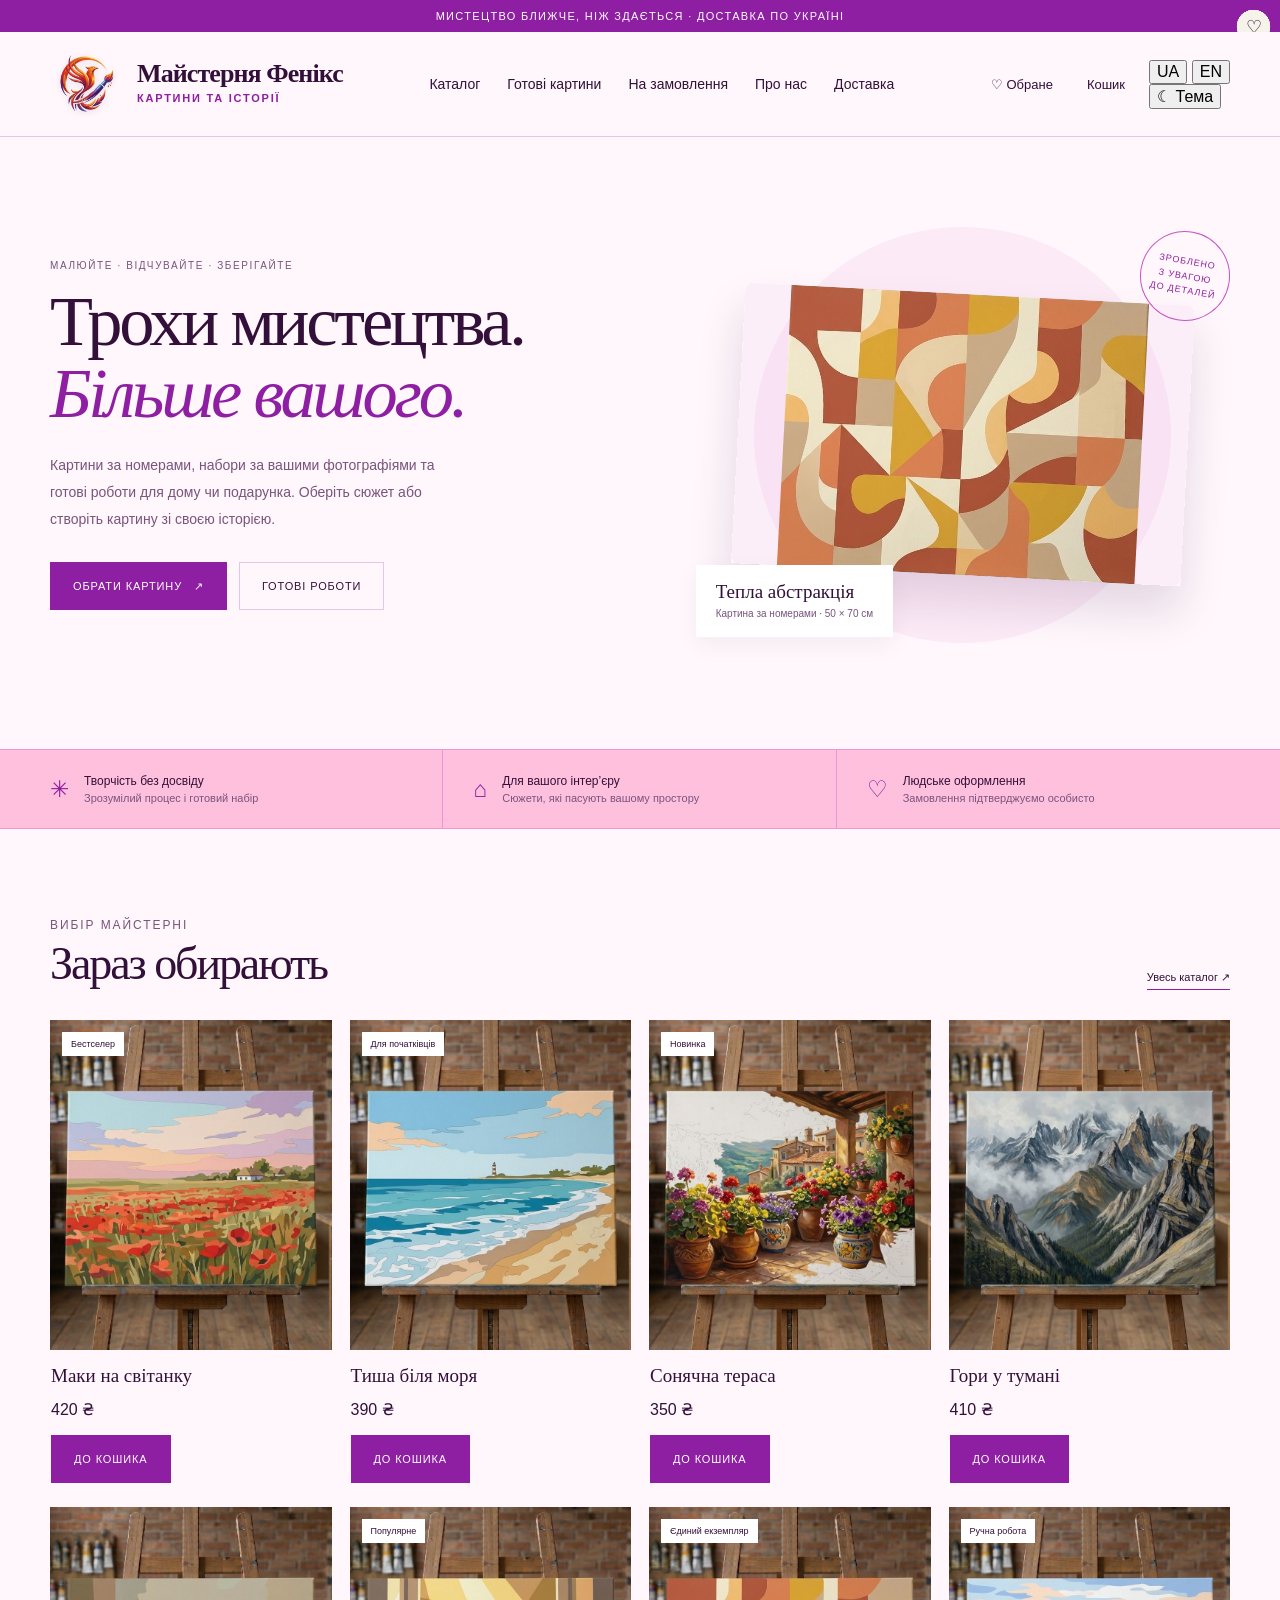
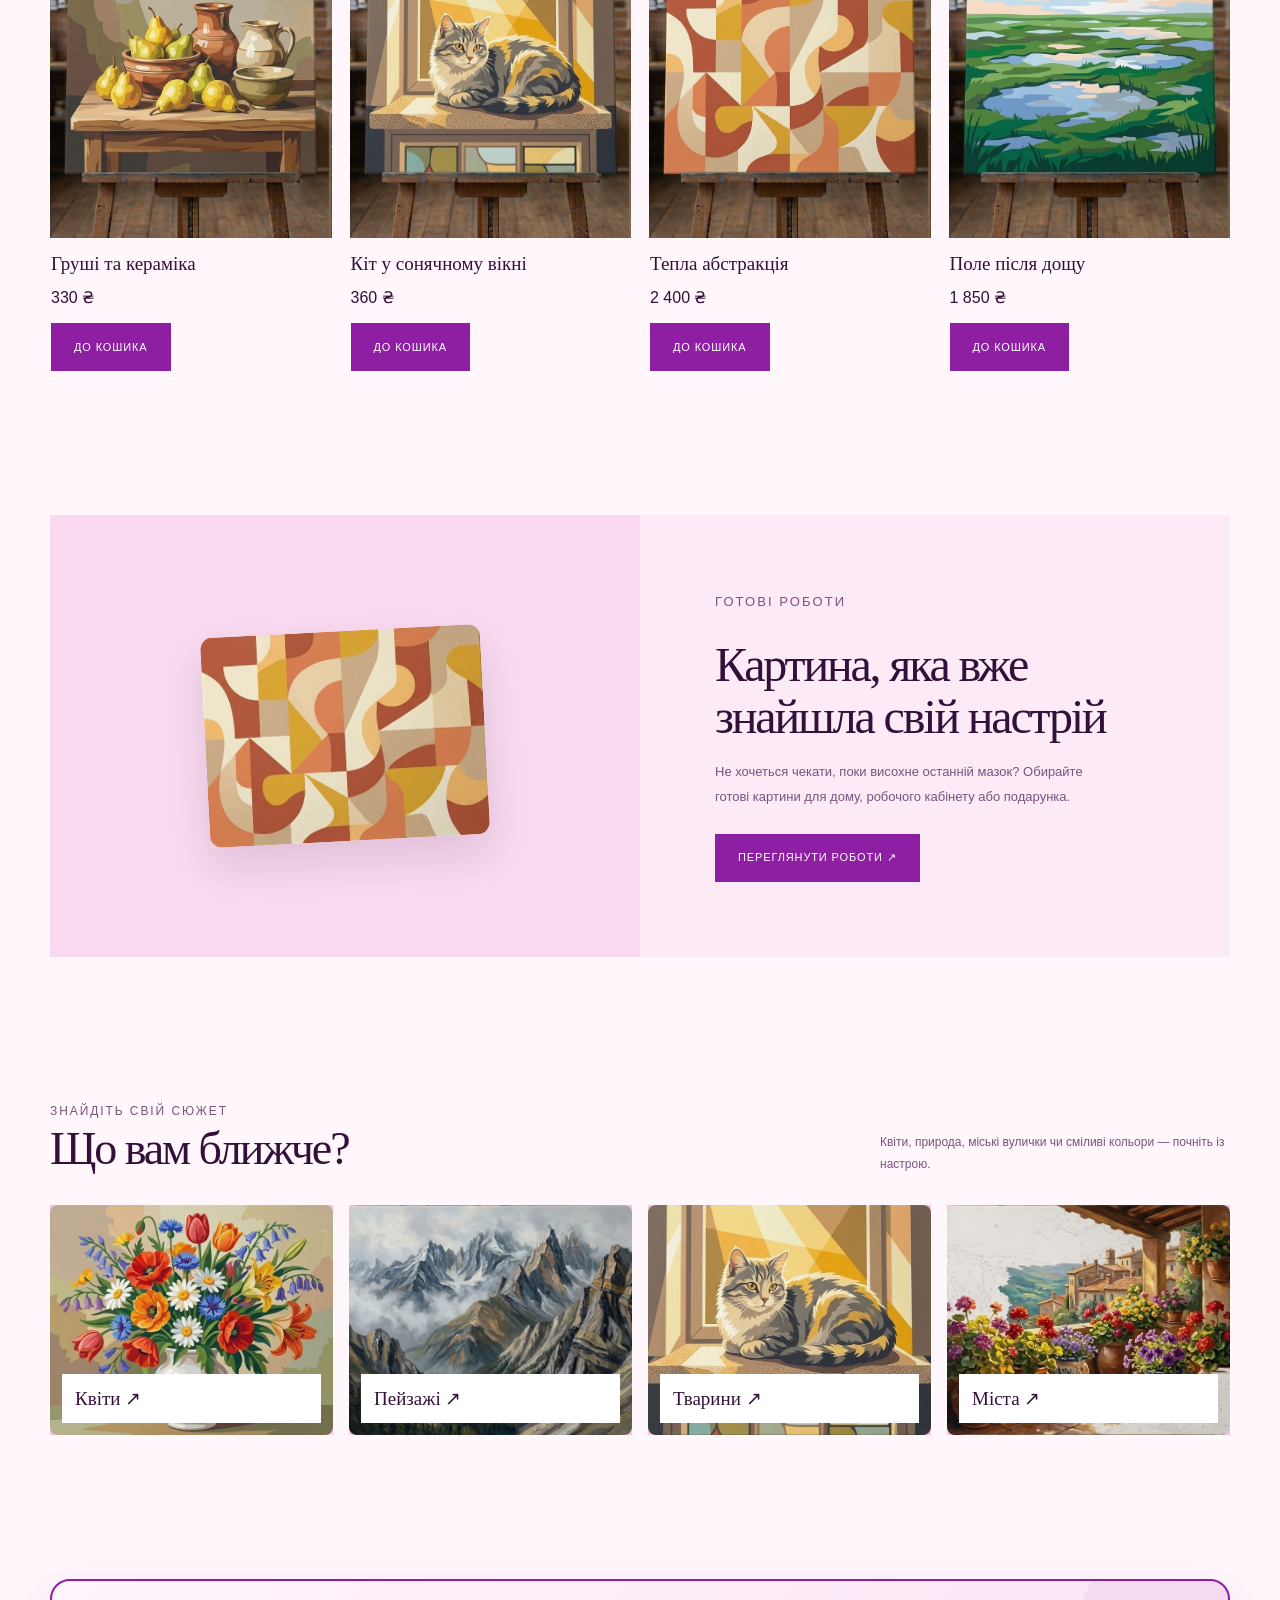
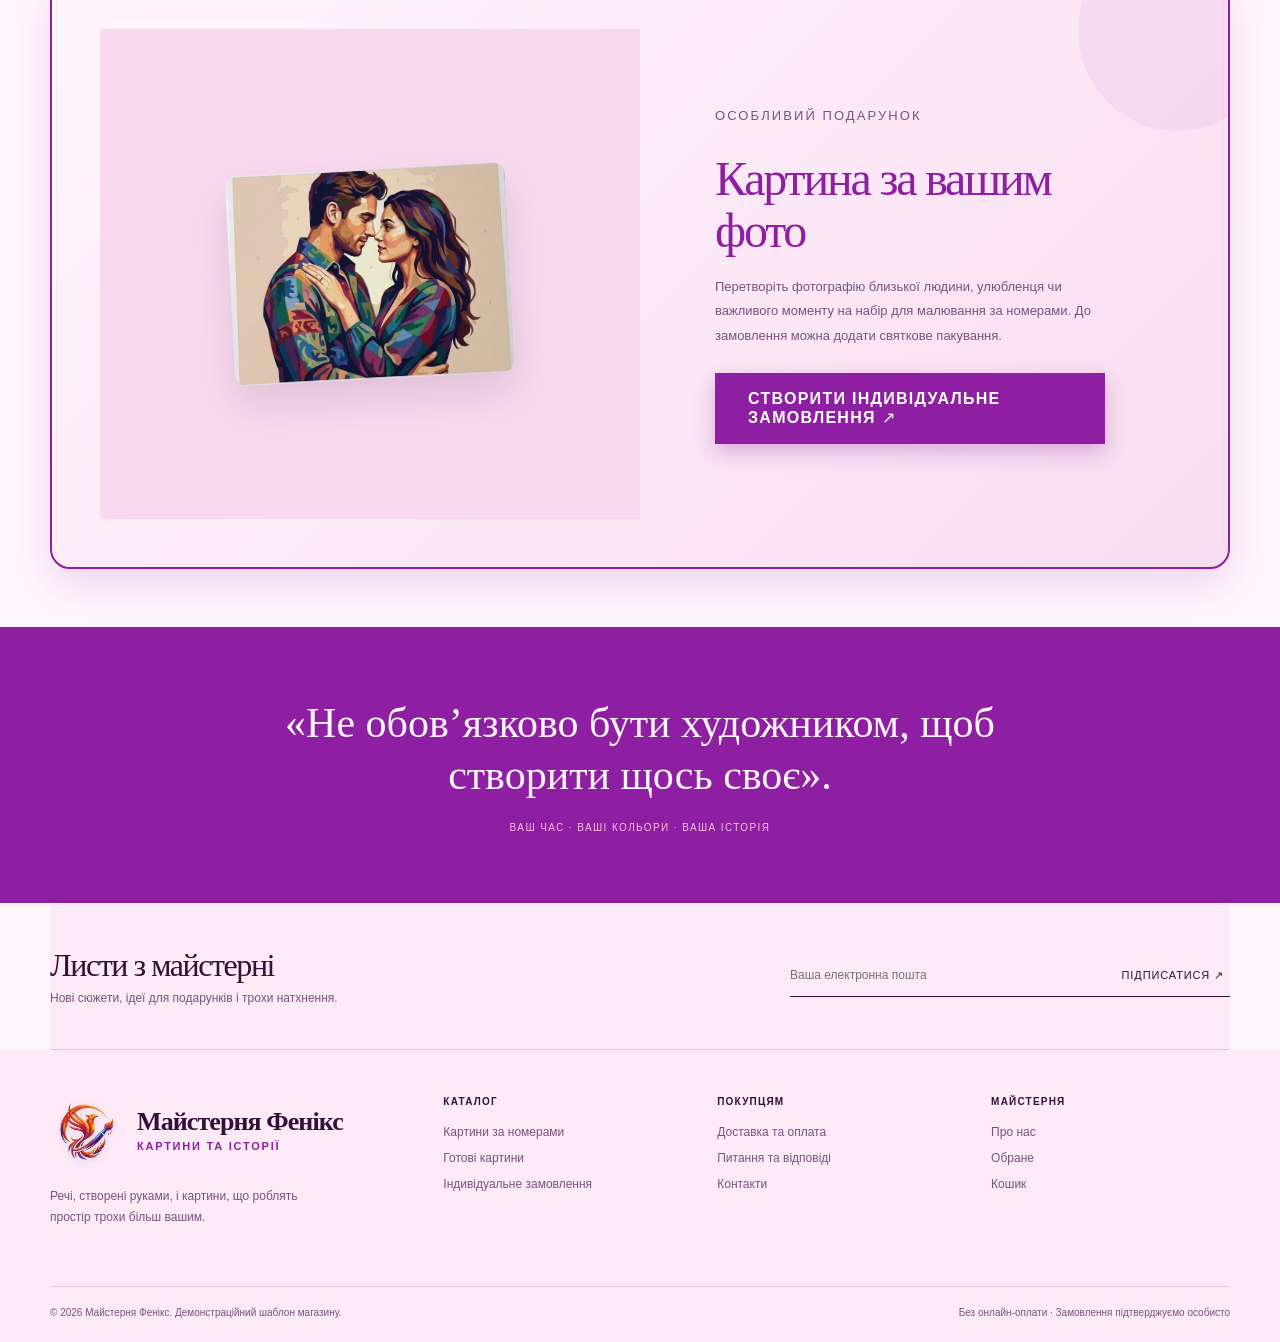
<file: index.html>
<!doctype html>
<html lang="uk">
<head>
  <meta charset="utf-8">
  <meta name="viewport" content="width=device-width, initial-scale=1">
  <link rel="icon" href="favicon.ico?v=20261022-brand3" sizes="any">
  <link rel="shortcut icon" href="favicon.ico?v=20261022-brand3">
  <meta name="description" content="Картини за номерами та готові картини для затишного інтер’єру. Обирайте сюжет і замовляйте без онлайн-оплати.">
  <title>Майстерня Фенікс — картини для вашого простору</title>
  <link rel="stylesheet" href="assets/css/style.css?v=20261022-mobile1">
</head>
<body data-order-email="YOUR_EMAIL@example.com">
  <div class="announcement">Мистецтво ближче, ніж здається · Доставка по Україні</div>
  
  <header class="site-header">
    <div class="container header-main">
      <a class="brand" href="index.html">
        <img class="brand__logo" src="assets/images/logo.png?v=20261022-brand3" alt="Логотип Майстерня Фенікс" width="72" height="72">
        <span class="brand__text">Майстерня Фенікс<small>картини та історії</small></span>
      </a>
      <nav class="site-nav">
        <a href="catalog.html">Каталог</a>
        <a href="ready-art.html">Готові картини</a>
        <a href="custom.html">На замовлення</a>
        <a href="about.html">Про нас</a>
        <a href="delivery.html">Доставка</a>
      </nav>
      <div class="header-actions">
        <a class="header-link" href="favorites.html" aria-label="Обране">♡ Обране</a>
        <a class="header-link" href="cart.html">Кошик <span class="cart-count" hidden>0</span></a>
        <div class="site-controls">
          <div class="language-switch" role="group" aria-label="Мова / Language">
            <button type="button" class="language-option" data-language="uk" aria-pressed="true">UA</button>
            <button type="button" class="language-option" data-language="en" aria-pressed="false">EN</button>
          </div>
          <button class="theme-toggle" type="button" data-theme-toggle aria-label="Перемкнути тему" title="Перемкнути світлу або темну тему">
            <span class="theme-toggle__icon" aria-hidden="true">☾</span>
            <span class="theme-toggle__label">Тема</span>
          </button>
        </div>
      </div>
      <button class="menu-toggle" aria-label="Відкрити меню" aria-expanded="false">☰</button>
    </div>
  </header>

  <main>
    <section class="hero">
      <div class="container hero__grid">
        <div>
          <p class="eyebrow">МАЛЮЙТЕ · ВІДЧУВАЙТЕ · ЗБЕРІГАЙТЕ</p>
          <h1>Трохи мистецтва.<br><em>Більше вашого.</em></h1>
          <p class="hero__copy">Картини за номерами, набори за вашими фотографіями та готові роботи для дому чи подарунка. Оберіть сюжет або створіть картину зі своєю історією.</p>
          <div class="hero__links">
            <a class="button button--dark" href="catalog.html">Обрати картину <span>↗</span></a>
            <a class="button button--outline" href="ready-art.html">Готові роботи</a>
          </div>
        </div>
        <div class="hero__art">
          <div class="hero__painting">
            <img id="hero-banner-image" src="assets/images/poppy-simple.jpeg" alt="Декоративна картина" width="400" height="500" decoding="async">
          </div>
          <div class="hero__note">
            <strong id="hero-banner-title">Маки на світанку</strong>
            <span id="hero-banner-desc">Картина за номерами · 40 × 50 см</span>
          </div>
          <div class="hero__stamp">ЗРОБЛЕНО<br>З УВАГОЮ<br>ДО ДЕТАЛЕЙ</div>
        </div>
      </div>
    </section>

    <section class="benefits">
      <div class="container benefits__grid">
        <div class="benefit">
          <span class="benefit__icon">✳</span>
          <div><strong>Творчість без досвіду</strong><p>Зрозумілий процес і готовий набір</p></div>
        </div>
        <div class="benefit">
          <span class="benefit__icon">⌂</span>
          <div><strong>Для вашого інтер’єру</strong><p>Сюжети, які пасують вашому простору</p></div>
        </div>
        <div class="benefit">
          <span class="benefit__icon">♡</span>
          <div><strong>Людське оформлення</strong><p>Замовлення підтверджуємо особисто</p></div>
        </div>
      </div>
    </section>

    <section class="section">
      <div class="container">
        <div class="section-heading">
          <div><p class="eyebrow">ВИБІР МАЙСТЕРНІ</p><h2>Зараз обирають</h2></div>
          <a class="text-link" href="catalog.html">Увесь каталог ↗</a>
        </div>
        <div class="product-grid" data-product-grid data-category="all"></div>
      </div>
    </section>

    <section class="section section--tight">
      <div class="container split-promo">
        <div class="split-promo__visual">
          <img src="assets/images/abstract-simple.jpeg" alt="Готова абстрактна картина" loading="lazy" decoding="async" width="600" height="450">
        </div>
        <div class="split-promo__content">
          <p class="eyebrow">ГОТОВІ РОБОТИ</p>
          <h2>Картина, яка вже знайшла свій настрій</h2>
          <p>Не хочеться чекати, поки висохне останній мазок? Обирайте готові картини для дому, робочого кабінету або подарунка.</p>
          <a class="button button--dark" href="ready-art.html">Переглянути роботи ↗</a>
        </div>
      </div>
    </section>

    <section class="section">
      <div class="container">
        <div class="section-heading">
          <div><p class="eyebrow">ЗНАЙДІТЬ СВІЙ СЮЖЕТ</p><h2>Що вам ближче?</h2></div>
          <p>Квіти, природа, міські вулички чи сміливі кольори — почніть із настрою.</p>
        </div>
        <div class="category-grid">
          <a class="category-tile" href="catalog.html?genre=Квіти">
            <img src="assets/images/flowers-simple.jpeg" alt="Квіти" loading="lazy" decoding="async" width="400" height="225">
            <span>Квіти ↗</span>
          </a>
          <a class="category-tile" href="catalog.html?genre=Пейзажі">
            <img src="assets/images/mountain-simple.jpeg" alt="Пейзажі" loading="lazy" decoding="async" width="400" height="225">
            <span>Пейзажі ↗</span>
          </a>
          <a class="category-tile" href="catalog.html?genre=Тварини">
            <img src="assets/images/cat-simple.jpeg" alt="Тварини" loading="lazy" decoding="async" width="400" height="225">
            <span>Тварини ↗</span>
          </a>
          <a class="category-tile" href="catalog.html?genre=Міста">
            <img src="assets/images/terrace-simple.jpeg" alt="Міста" loading="lazy" decoding="async" width="400" height="225">
            <span>Міста ↗</span>
          </a>
        </div>
      </div>
    </section>

    <section class="section section--tight">
      <div class="container split-promo split-promo--custom">
        <div class="split-promo__visual">
          <img src="assets/images/order-simple.jpeg" alt="Приклад картини за індивідуальним фото" loading="lazy" decoding="async" width="600" height="450">
        </div>
        <div class="split-promo__content">
          <p class="eyebrow">ОСОБЛИВИЙ ПОДАРУНОК</p>
          <h2>Картина за вашим фото</h2>
          <p>Перетворіть фотографію близької людини, улюбленця чи важливого моменту на набір для малювання за номерами. До замовлення можна додати святкове пакування.</p>
          <a class="button button--dark" href="custom.html">Створити індивідуальне замовлення ↗</a>
        </div>
      </div>
    </section>

    <section class="quote-section">
      <blockquote>«Не обов’язково бути художником, щоб створити щось своє».</blockquote>
      <p>Ваш час · Ваші кольори · Ваша історія</p>
    </section>

    <div class="container">
      <section class="newsletter">
        <div>
          <h2>Листи з майстерні</h2>
          <p>Нові сюжети, ідеї для подарунків і трохи натхнення.</p>
        </div>
        <form data-newsletter>
          <input type="email" required placeholder="Ваша електронна пошта" aria-label="Електронна пошта">
          <button type="submit">Підписатися ↗</button>
        </form>
      </section>
    </div>
  </main>

  <footer class="site-footer">
    <div class="container">
      <div class="footer-grid">
        <div class="footer-brand">
          <a class="brand" href="index.html">
            <img class="brand__logo" src="assets/images/logo.png?v=20261022-brand3" alt="Логотип Майстерня Фенікс" width="72" height="72">
            <span class="brand__text">Майстерня Фенікс<small>картини та історії</small></span>
          </a>
          <p>Речі, створені руками, і картини, що роблять простір трохи більш вашим.</p>
        </div>
        <div class="footer-column">
          <h3>Каталог</h3>
          <a href="catalog.html">Картини за номерами</a>
          <a href="ready-art.html">Готові картини</a>
          <a href="custom.html">Індивідуальне замовлення</a>
        </div>
        <div class="footer-column">
          <h3>Покупцям</h3>
          <a href="delivery.html">Доставка та оплата</a>
          <a href="faq.html">Питання та відповіді</a>
          <a href="contacts.html">Контакти</a>
        </div>
        <div class="footer-column">
          <h3>Майстерня</h3>
          <a href="about.html">Про нас</a>
          <a href="favorites.html">Обране</a>
          <a href="cart.html">Кошик</a>
        </div>
      </div>
      <div class="footer-bottom">
        <span>© 2026 Майстерня Фенікс. Демонстраційний шаблон магазину.</span>
        <span>Без онлайн-оплати · Замовлення підтверджуємо особисто</span>
      </div>
    </div>
  </footer>

  <script src="assets/js/products.js?v=20261022-brand3"></script>
  <script src="assets/js/app.js?v=20261022-brand3"></script>
  <script src="assets/js/preferences.js?v=20261022-brand3"></script>
</body>
</html>
</file>
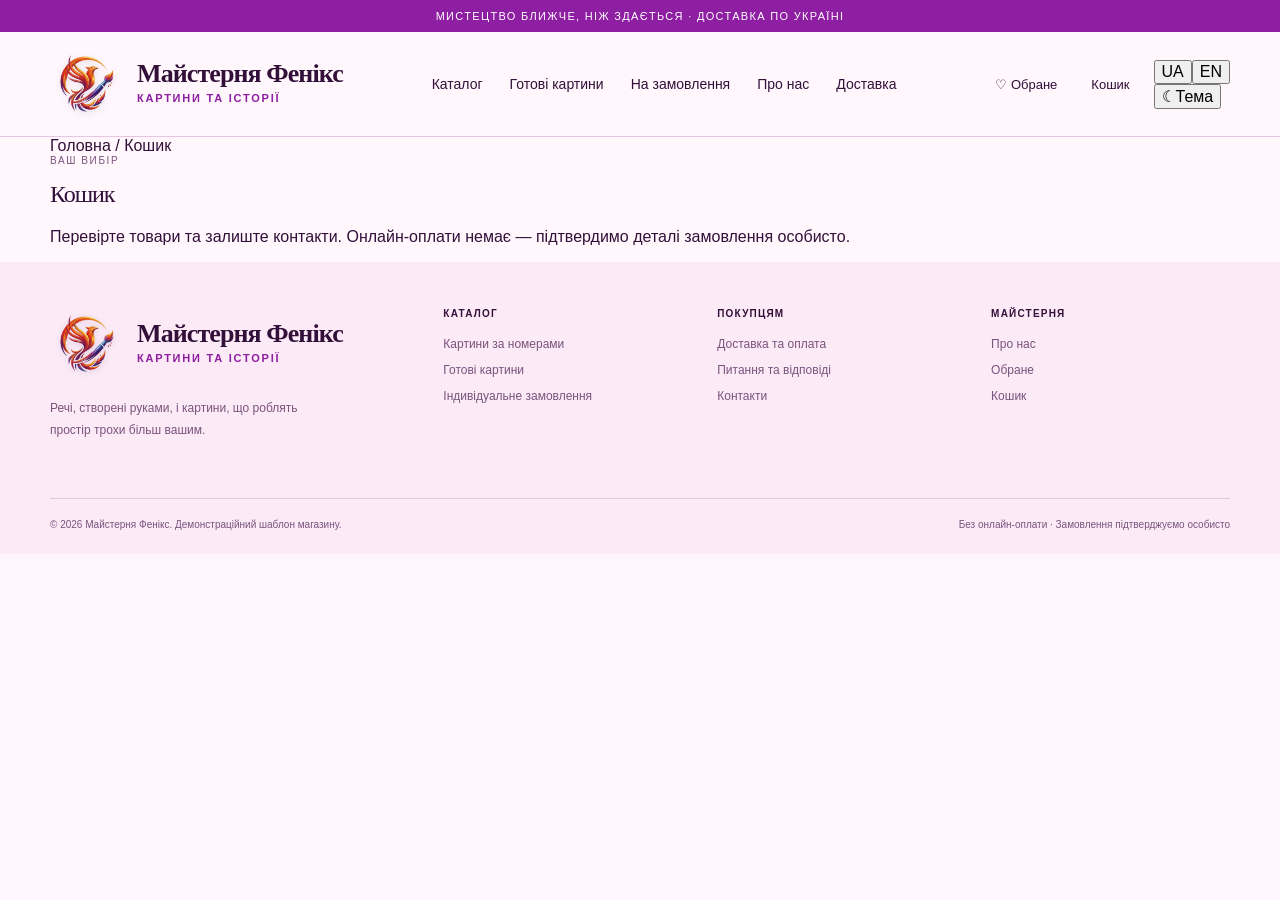
<file: cart.html>
<!doctype html><html lang="uk"><head><meta charset="utf-8"><meta name="viewport" content="width=device-width, initial-scale=1"><link rel="icon" href="favicon.ico?v=20261022-brand3" sizes="any"><link rel="shortcut icon" href="favicon.ico?v=20261022-brand3"><meta name="description" content="Перевірте товари та сформуйте замовлення."><title>Кошик — Майстерня Фенікс</title><link rel="stylesheet" href="assets/css/style.css?v=20261022-mobile1"></head><body data-order-email="YOUR_EMAIL@example.com"><div class="announcement">Мистецтво ближче, ніж здається · Доставка по Україні</div><header class="site-header"><div class="container header-main"><a class="brand" href="index.html"><img class="brand__logo" src="assets/images/logo.png?v=20261022-brand3" alt="Логотип Майстерня Фенікс" width="46" height="46"><span class="brand__text">Майстерня Фенікс<small>картини та історії</small></span></a><nav class="site-nav"><a href="catalog.html">Каталог</a><a href="ready-art.html">Готові картини</a><a href="custom.html">На замовлення</a><a href="about.html">Про нас</a><a href="delivery.html">Доставка</a></nav><div class="header-actions"><a class="header-link" href="favorites.html">♡ Обране</a><a class="header-link" href="cart.html">Кошик <span class="cart-count" hidden>0</span></a><div class="site-controls"><div class="language-switch" role="group" aria-label="Мова / Language"><button type="button" class="language-option" data-language="uk" aria-pressed="true">UA</button><button type="button" class="language-option" data-language="en" aria-pressed="false">EN</button></div><button class="theme-toggle" type="button" data-theme-toggle aria-label="Перемкнути тему" title="Перемкнути світлу або темну тему"><span class="theme-toggle__icon" aria-hidden="true">☾</span><span class="theme-toggle__label">Тема</span></button></div></div><button class="menu-toggle" aria-label="Відкрити меню" aria-expanded="false">☰</button></div></header><main><div class="container"><div class="breadcrumbs"><a href="index.html">Головна</a> / Кошик</div><section class="page-hero"><p class="eyebrow">ВАШ ВИБІР</p><h1>Кошик</h1><p>Перевірте товари та залиште контакти. Онлайн-оплати немає — підтвердимо деталі замовлення особисто.</p></section><div class="cart-layout" data-cart></div></div></main><footer class="site-footer"><div class="container"><div class="footer-grid"><div class="footer-brand"><a class="brand" href="index.html"><img class="brand__logo" src="assets/images/logo.png?v=20261022-brand3" alt="Логотип Майстерня Фенікс" width="46" height="46"><span class="brand__text">Майстерня Фенікс<small>картини та історії</small></span></a><p>Речі, створені руками, і картини, що роблять простір трохи більш вашим.</p></div><div class="footer-column"><h3>Каталог</h3><a href="catalog.html">Картини за номерами</a><a href="ready-art.html">Готові картини</a><a href="custom.html">Індивідуальне замовлення</a></div><div class="footer-column"><h3>Покупцям</h3><a href="delivery.html">Доставка та оплата</a><a href="faq.html">Питання та відповіді</a><a href="contacts.html">Контакти</a></div><div class="footer-column"><h3>Майстерня</h3><a href="about.html">Про нас</a><a href="favorites.html">Обране</a><a href="cart.html">Кошик</a></div></div><div class="footer-bottom"><span>© 2026 Майстерня Фенікс. Демонстраційний шаблон магазину.</span><span>Без онлайн-оплати · Замовлення підтверджуємо особисто</span></div></div></footer><script src="assets/js/products.js?v=20261022-brand3"></script><script src="assets/js/shipping-config.js?v=20261022-brand3"></script><script src="assets/js/app.js?v=20261022-brand3"></script><script src="assets/js/preferences.js?v=20261022-brand3"></script></body></html>
</file>
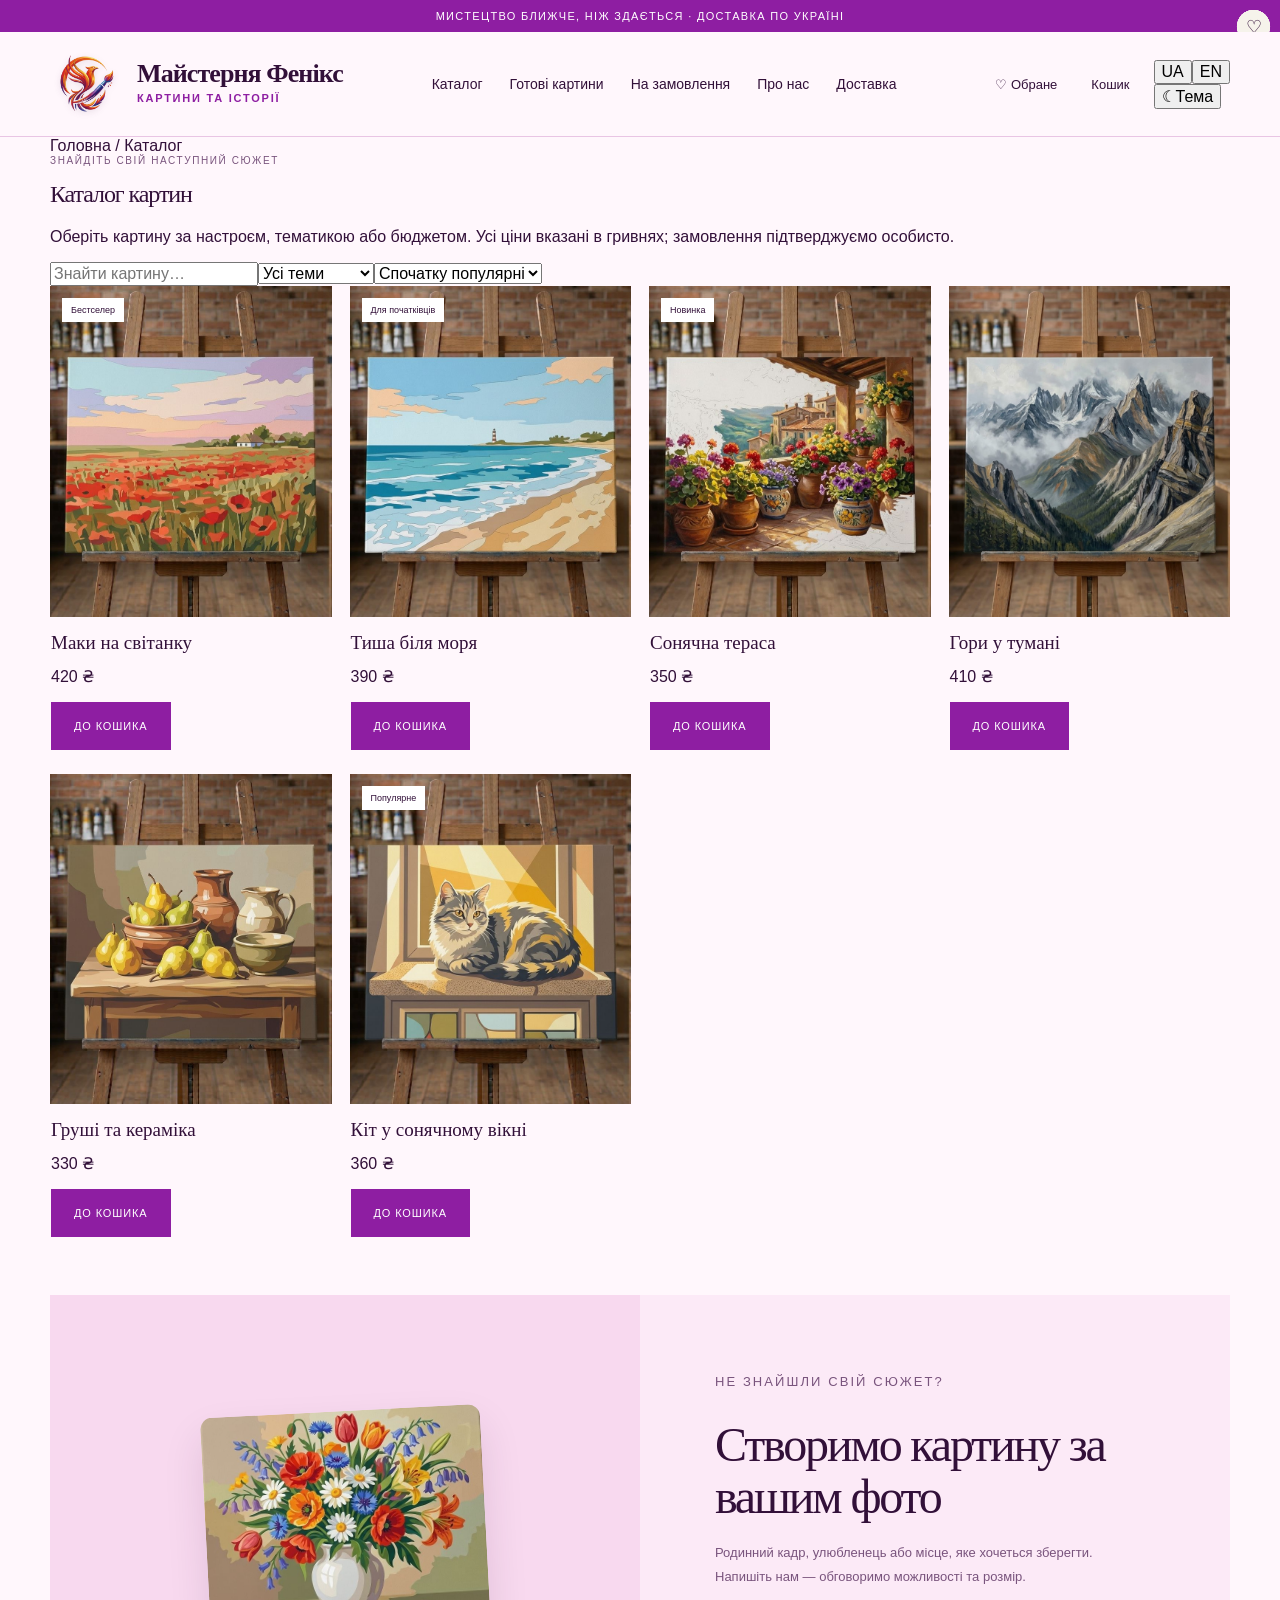
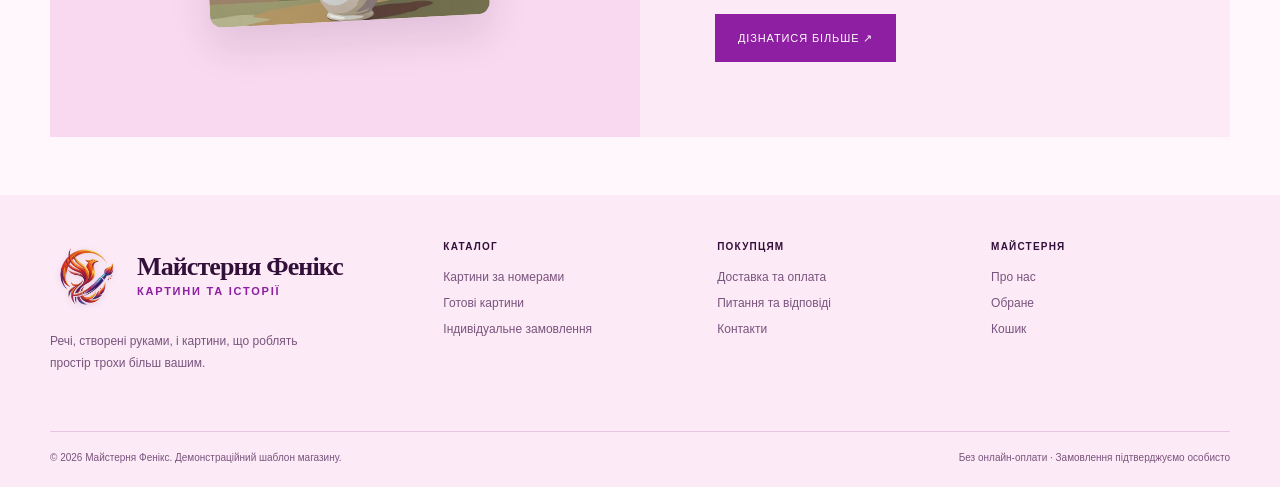
<file: catalog.html>
<!doctype html><html lang="uk"><head><meta charset="utf-8"><meta name="viewport" content="width=device-width, initial-scale=1"><link rel="icon" href="favicon.ico?v=20261022-brand3" sizes="any"><link rel="shortcut icon" href="favicon.ico?v=20261022-brand3"><meta name="description" content="Каталог картин за номерами: сюжети, розміри та ціни."><title>Каталог картин — Майстерня Фенікс</title><link rel="stylesheet" href="assets/css/style.css?v=20261022-mobile1"></head><body data-order-email="YOUR_EMAIL@example.com"><div class="announcement">Мистецтво ближче, ніж здається · Доставка по Україні</div><header class="site-header"><div class="container header-main"><a class="brand" href="index.html"><img class="brand__logo" src="assets/images/logo.png?v=20261022-brand3" alt="Логотип Майстерня Фенікс" width="46" height="46"><span class="brand__text">Майстерня Фенікс<small>картини та історії</small></span></a><nav class="site-nav"><a href="catalog.html">Каталог</a><a href="ready-art.html">Готові картини</a><a href="custom.html">На замовлення</a><a href="about.html">Про нас</a><a href="delivery.html">Доставка</a></nav><div class="header-actions"><a class="header-link" href="favorites.html">♡ Обране</a><a class="header-link" href="cart.html">Кошик <span class="cart-count" hidden>0</span></a><div class="site-controls"><div class="language-switch" role="group" aria-label="Мова / Language"><button type="button" class="language-option" data-language="uk" aria-pressed="true">UA</button><button type="button" class="language-option" data-language="en" aria-pressed="false">EN</button></div><button class="theme-toggle" type="button" data-theme-toggle aria-label="Перемкнути тему" title="Перемкнути світлу або темну тему"><span class="theme-toggle__icon" aria-hidden="true">☾</span><span class="theme-toggle__label">Тема</span></button></div></div><button class="menu-toggle" aria-label="Відкрити меню" aria-expanded="false">☰</button></div></header><main><div class="container"><div class="breadcrumbs"><a href="index.html">Головна</a> / Каталог</div><section class="page-hero"><p class="eyebrow">ЗНАЙДІТЬ СВІЙ НАСТУПНИЙ СЮЖЕТ</p><h1>Каталог картин</h1><p>Оберіть картину за настроєм, тематикою або бюджетом. Усі ціни вказані в гривнях; замовлення підтверджуємо особисто.</p></section><div class="catalog-toolbar"><div class="catalog-toolbar__filters"><input type="search" data-search placeholder="Знайти картину…" aria-label="Пошук картин"><select data-genre aria-label="Фільтр за тематикою"><option value="all">Усі теми</option><option>Квіти</option><option>Пейзажі</option><option>Міста</option><option>Тварини</option><option>Натюрморти</option><option>Абстракція</option></select><select data-sort aria-label="Сортування"><option value="popular">Спочатку популярні</option><option value="price-up">Від дешевших</option><option value="price-down">Від дорожчих</option><option value="name">За назвою</option></select></div><span class="catalog-toolbar__count" data-results-count></span></div><div class="product-grid" data-product-grid data-category="numbers"></div><section class="section section--tight"><div class="split-promo"><div class="split-promo__visual"><img src="assets/images/flowers-simple.jpeg" alt="Квіткова картина"></div><div class="split-promo__content"><p class="eyebrow">НЕ ЗНАЙШЛИ СВІЙ СЮЖЕТ?</p><h2>Створимо картину за вашим фото</h2><p>Родинний кадр, улюбленець або місце, яке хочеться зберегти. Напишіть нам — обговоримо можливості та розмір.</p><a class="button button--dark" href="custom.html">Дізнатися більше ↗</a></div></div></section></div></main><footer class="site-footer"><div class="container"><div class="footer-grid"><div class="footer-brand"><a class="brand" href="index.html"><img class="brand__logo" src="assets/images/logo.png?v=20261022-brand3" alt="Логотип Майстерня Фенікс" width="46" height="46"><span class="brand__text">Майстерня Фенікс<small>картини та історії</small></span></a><p>Речі, створені руками, і картини, що роблять простір трохи більш вашим.</p></div><div class="footer-column"><h3>Каталог</h3><a href="catalog.html">Картини за номерами</a><a href="ready-art.html">Готові картини</a><a href="custom.html">Індивідуальне замовлення</a></div><div class="footer-column"><h3>Покупцям</h3><a href="delivery.html">Доставка та оплата</a><a href="faq.html">Питання та відповіді</a><a href="contacts.html">Контакти</a></div><div class="footer-column"><h3>Майстерня</h3><a href="about.html">Про нас</a><a href="favorites.html">Обране</a><a href="cart.html">Кошик</a></div></div><div class="footer-bottom"><span>© 2026 Майстерня Фенікс. Демонстраційний шаблон магазину.</span><span>Без онлайн-оплати · Замовлення підтверджуємо особисто</span></div></div></footer><script src="assets/js/products.js?v=20261022-brand3"></script><script src="assets/js/app.js?v=20261022-brand3"></script><script src="assets/js/preferences.js?v=20261022-brand3"></script></body></html>
</file>
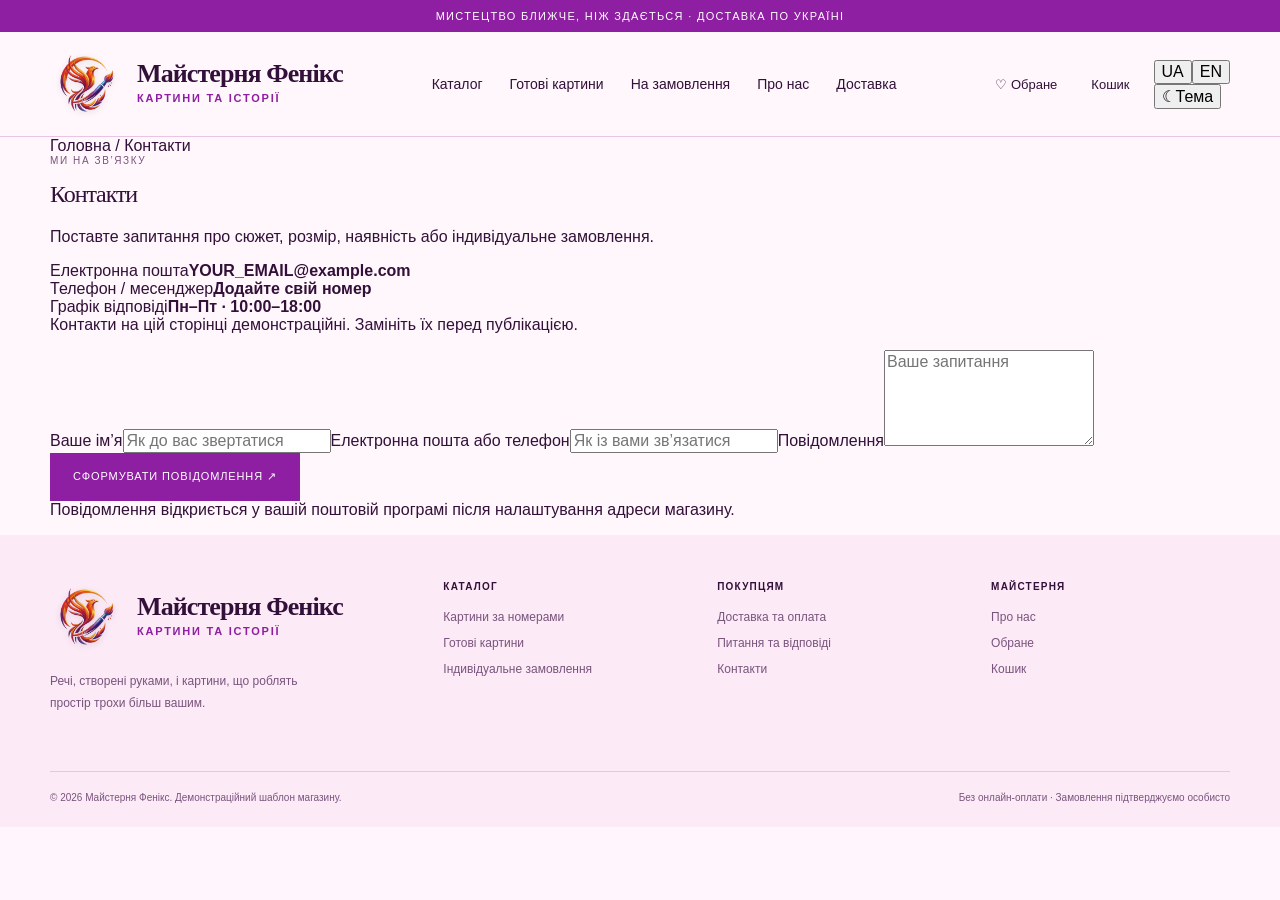
<file: contacts.html>
<!doctype html><html lang="uk"><head><meta charset="utf-8"><meta name="viewport" content="width=device-width, initial-scale=1"><link rel="icon" href="favicon.ico?v=20261022-brand3" sizes="any"><link rel="shortcut icon" href="favicon.ico?v=20261022-brand3"><meta name="description" content="Контактна інформація та форма звернення."><title>Контакти — Майстерня Фенікс</title><link rel="stylesheet" href="assets/css/style.css?v=20261022-mobile1"></head><body data-order-email="YOUR_EMAIL@example.com"><div class="announcement">Мистецтво ближче, ніж здається · Доставка по Україні</div><header class="site-header"><div class="container header-main"><a class="brand" href="index.html"><img class="brand__logo" src="assets/images/logo.png?v=20261022-brand3" alt="Логотип Майстерня Фенікс" width="46" height="46"><span class="brand__text">Майстерня Фенікс<small>картини та історії</small></span></a><nav class="site-nav"><a href="catalog.html">Каталог</a><a href="ready-art.html">Готові картини</a><a href="custom.html">На замовлення</a><a href="about.html">Про нас</a><a href="delivery.html">Доставка</a></nav><div class="header-actions"><a class="header-link" href="favorites.html">♡ Обране</a><a class="header-link" href="cart.html">Кошик <span class="cart-count" hidden>0</span></a><div class="site-controls"><div class="language-switch" role="group" aria-label="Мова / Language"><button type="button" class="language-option" data-language="uk" aria-pressed="true">UA</button><button type="button" class="language-option" data-language="en" aria-pressed="false">EN</button></div><button class="theme-toggle" type="button" data-theme-toggle aria-label="Перемкнути тему" title="Перемкнути світлу або темну тему"><span class="theme-toggle__icon" aria-hidden="true">☾</span><span class="theme-toggle__label">Тема</span></button></div></div><button class="menu-toggle" aria-label="Відкрити меню" aria-expanded="false">☰</button></div></header><main><div class="container"><div class="breadcrumbs"><a href="index.html">Головна</a> / Контакти</div><section class="page-hero"><p class="eyebrow">МИ НА ЗВ’ЯЗКУ</p><h1>Контакти</h1><p>Поставте запитання про сюжет, розмір, наявність або індивідуальне замовлення.</p></section><div class="contact-layout"><div class="contact-list"><div><span>Електронна пошта</span><strong>YOUR_EMAIL@example.com</strong></div><div><span>Телефон / месенджер</span><strong>Додайте свій номер</strong></div><div><span>Графік відповіді</span><strong>Пн–Пт · 10:00–18:00</strong></div><p class="microcopy">Контакти на цій сторінці демонстраційні. Замініть їх перед публікацією.</p></div><form class="contact-form" data-contact-form><label>Ваше ім’я<input required name="name" placeholder="Як до вас звертатися"></label><label>Електронна пошта або телефон<input required name="contact" placeholder="Як із вами зв’язатися"></label><label>Повідомлення<textarea required rows="5" name="message" placeholder="Ваше запитання"></textarea></label><button class="button button--dark" type="submit">Сформувати повідомлення ↗</button><p class="microcopy">Повідомлення відкриється у вашій поштовій програмі після налаштування адреси магазину.</p></form></div></div></main><footer class="site-footer"><div class="container"><div class="footer-grid"><div class="footer-brand"><a class="brand" href="index.html"><img class="brand__logo" src="assets/images/logo.png?v=20261022-brand3" alt="Логотип Майстерня Фенікс" width="46" height="46"><span class="brand__text">Майстерня Фенікс<small>картини та історії</small></span></a><p>Речі, створені руками, і картини, що роблять простір трохи більш вашим.</p></div><div class="footer-column"><h3>Каталог</h3><a href="catalog.html">Картини за номерами</a><a href="ready-art.html">Готові картини</a><a href="custom.html">Індивідуальне замовлення</a></div><div class="footer-column"><h3>Покупцям</h3><a href="delivery.html">Доставка та оплата</a><a href="faq.html">Питання та відповіді</a><a href="contacts.html">Контакти</a></div><div class="footer-column"><h3>Майстерня</h3><a href="about.html">Про нас</a><a href="favorites.html">Обране</a><a href="cart.html">Кошик</a></div></div><div class="footer-bottom"><span>© 2026 Майстерня Фенікс. Демонстраційний шаблон магазину.</span><span>Без онлайн-оплати · Замовлення підтверджуємо особисто</span></div></div></footer><script src="assets/js/products.js?v=20261022-brand3"></script><script src="assets/js/app.js?v=20261022-brand3"></script><script src="assets/js/preferences.js?v=20261022-brand3"></script></body></html>
</file>
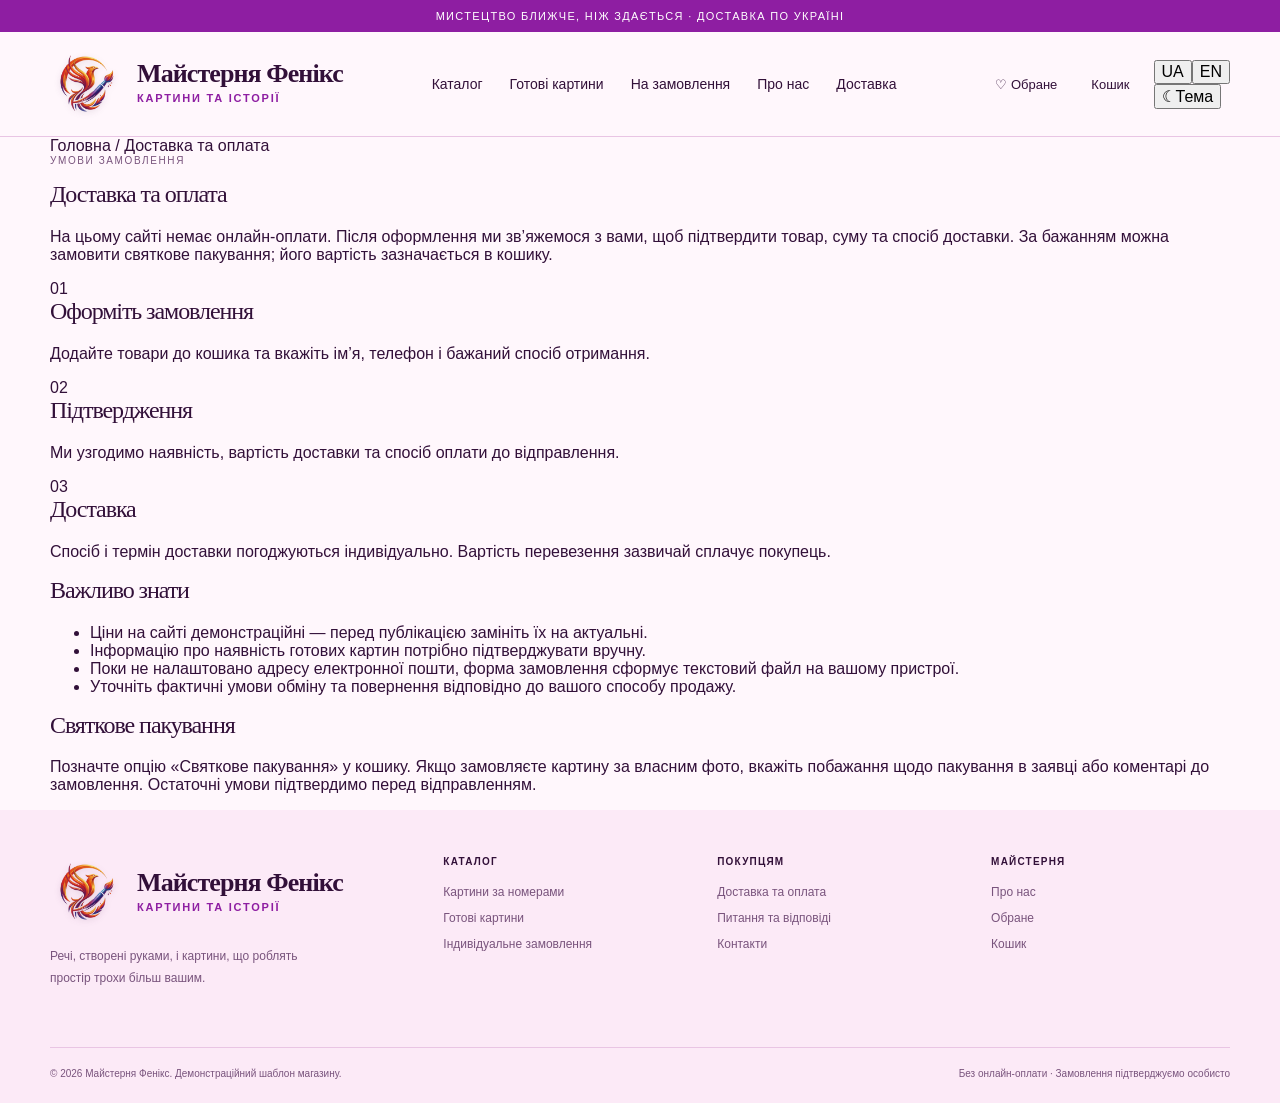
<file: delivery.html>
<!doctype html><html lang="uk"><head><meta charset="utf-8"><meta name="viewport" content="width=device-width, initial-scale=1"><link rel="icon" href="favicon.ico?v=20261022-brand3" sizes="any"><link rel="shortcut icon" href="favicon.ico?v=20261022-brand3"><meta name="description" content="Інформація про доставку, оплату та оформлення замовлення."><title>Доставка та оплата — Майстерня Фенікс</title><link rel="stylesheet" href="assets/css/style.css?v=20261022-mobile1"></head><body data-order-email="YOUR_EMAIL@example.com"><div class="announcement">Мистецтво ближче, ніж здається · Доставка по Україні</div><header class="site-header"><div class="container header-main"><a class="brand" href="index.html"><img class="brand__logo" src="assets/images/logo.png?v=20261022-brand3" alt="Логотип Майстерня Фенікс" width="46" height="46"><span class="brand__text">Майстерня Фенікс<small>картини та історії</small></span></a><nav class="site-nav"><a href="catalog.html">Каталог</a><a href="ready-art.html">Готові картини</a><a href="custom.html">На замовлення</a><a href="about.html">Про нас</a><a href="delivery.html">Доставка</a></nav><div class="header-actions"><a class="header-link" href="favorites.html">♡ Обране</a><a class="header-link" href="cart.html">Кошик <span class="cart-count" hidden>0</span></a><div class="site-controls"><div class="language-switch" role="group" aria-label="Мова / Language"><button type="button" class="language-option" data-language="uk" aria-pressed="true">UA</button><button type="button" class="language-option" data-language="en" aria-pressed="false">EN</button></div><button class="theme-toggle" type="button" data-theme-toggle aria-label="Перемкнути тему" title="Перемкнути світлу або темну тему"><span class="theme-toggle__icon" aria-hidden="true">☾</span><span class="theme-toggle__label">Тема</span></button></div></div><button class="menu-toggle" aria-label="Відкрити меню" aria-expanded="false">☰</button></div></header><main><div class="container"><div class="breadcrumbs"><a href="index.html">Головна</a> / Доставка та оплата</div><section class="page-hero"><p class="eyebrow">УМОВИ ЗАМОВЛЕННЯ</p><h1>Доставка та оплата</h1><p>На цьому сайті немає онлайн-оплати. Після оформлення ми зв’яжемося з вами, щоб підтвердити товар, суму та спосіб доставки. За бажанням можна замовити святкове пакування; його вартість зазначається в кошику.</p></section><div class="info-grid"><article class="info-card"><span>01</span><h2>Оформіть замовлення</h2><p>Додайте товари до кошика та вкажіть ім’я, телефон і бажаний спосіб отримання.</p></article><article class="info-card"><span>02</span><h2>Підтвердження</h2><p>Ми узгодимо наявність, вартість доставки та спосіб оплати до відправлення.</p></article><article class="info-card"><span>03</span><h2>Доставка</h2><p>Спосіб і термін доставки погоджуються індивідуально. Вартість перевезення зазвичай сплачує покупець.</p></article></div><div class="prose"><h2>Важливо знати</h2><ul><li>Ціни на сайті демонстраційні — перед публікацією замініть їх на актуальні.</li><li>Інформацію про наявність готових картин потрібно підтверджувати вручну.</li><li>Поки не налаштовано адресу електронної пошти, форма замовлення сформує текстовий файл на вашому пристрої.</li><li>Уточніть фактичні умови обміну та повернення відповідно до вашого способу продажу.</li></ul></div></div><section class="container prose"><h2>Святкове пакування</h2><p>Позначте опцію «Святкове пакування» у кошику. Якщо замовляєте картину за власним фото, вкажіть побажання щодо пакування в заявці або коментарі до замовлення. Остаточні умови підтвердимо перед відправленням.</p></section></main><footer class="site-footer"><div class="container"><div class="footer-grid"><div class="footer-brand"><a class="brand" href="index.html"><img class="brand__logo" src="assets/images/logo.png?v=20261022-brand3" alt="Логотип Майстерня Фенікс" width="46" height="46"><span class="brand__text">Майстерня Фенікс<small>картини та історії</small></span></a><p>Речі, створені руками, і картини, що роблять простір трохи більш вашим.</p></div><div class="footer-column"><h3>Каталог</h3><a href="catalog.html">Картини за номерами</a><a href="ready-art.html">Готові картини</a><a href="custom.html">Індивідуальне замовлення</a></div><div class="footer-column"><h3>Покупцям</h3><a href="delivery.html">Доставка та оплата</a><a href="faq.html">Питання та відповіді</a><a href="contacts.html">Контакти</a></div><div class="footer-column"><h3>Майстерня</h3><a href="about.html">Про нас</a><a href="favorites.html">Обране</a><a href="cart.html">Кошик</a></div></div><div class="footer-bottom"><span>© 2026 Майстерня Фенікс. Демонстраційний шаблон магазину.</span><span>Без онлайн-оплати · Замовлення підтверджуємо особисто</span></div></div></footer><script src="assets/js/products.js?v=20261022-brand3"></script><script src="assets/js/app.js?v=20261022-brand3"></script><script src="assets/js/preferences.js?v=20261022-brand3"></script></body></html>
</file>
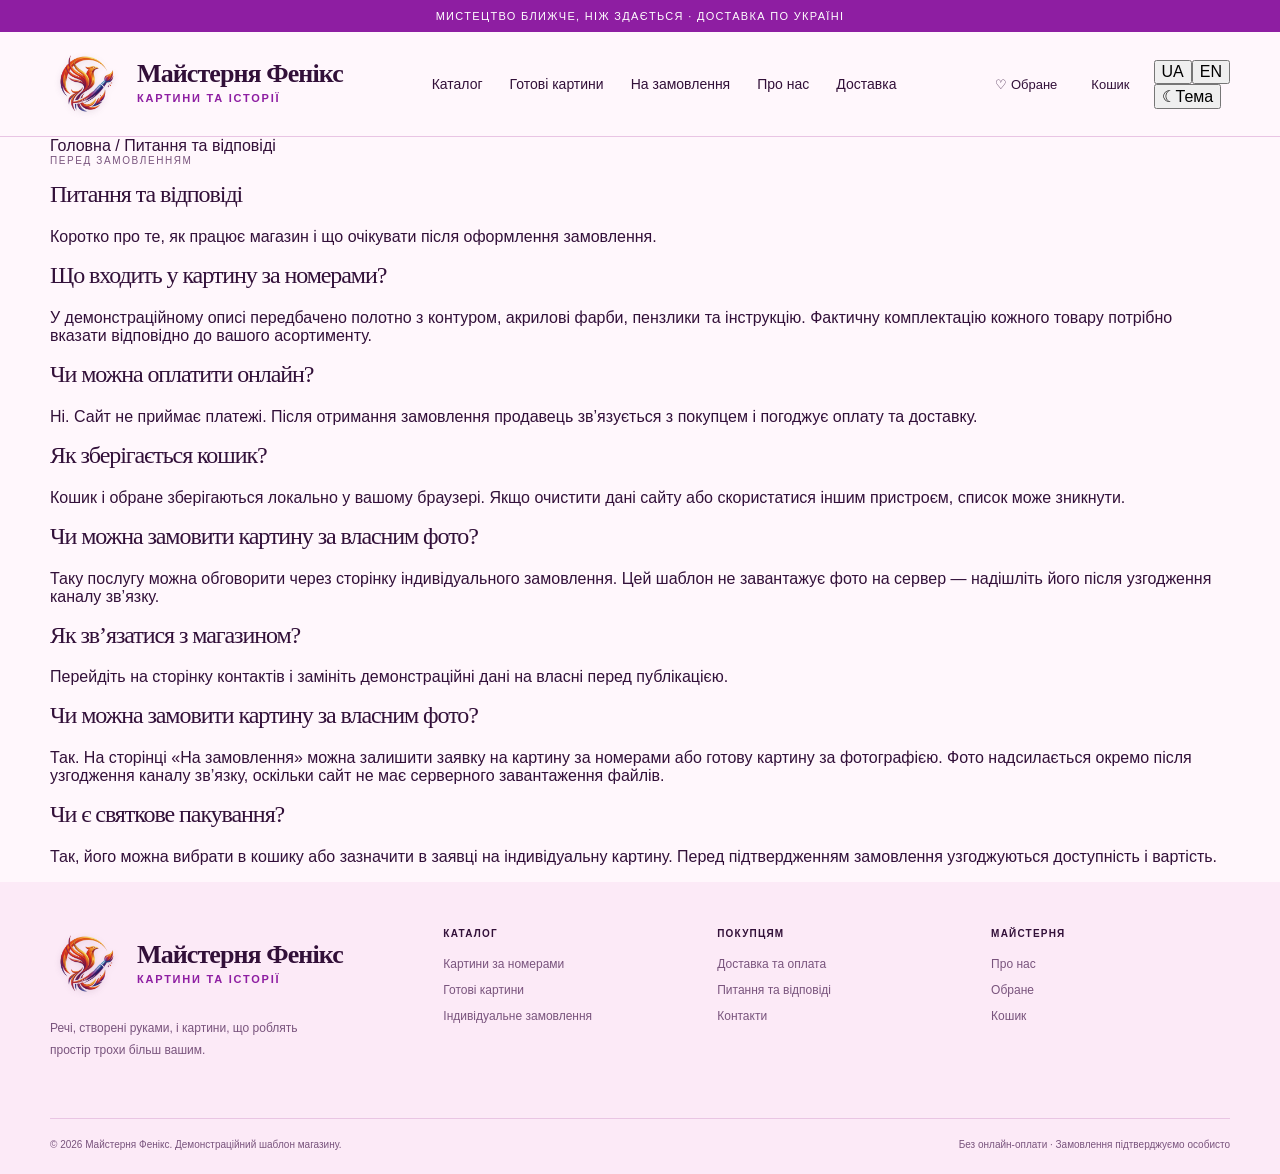
<file: faq.html>
<!doctype html><html lang="uk"><head><meta charset="utf-8"><meta name="viewport" content="width=device-width, initial-scale=1"><link rel="icon" href="favicon.ico?v=20261022-brand3" sizes="any"><link rel="shortcut icon" href="favicon.ico?v=20261022-brand3"><meta name="description" content="Відповіді на часті питання про картини та замовлення."><title>Питання та відповіді — Майстерня Фенікс</title><link rel="stylesheet" href="assets/css/style.css?v=20261022-mobile1"></head><body data-order-email="YOUR_EMAIL@example.com"><div class="announcement">Мистецтво ближче, ніж здається · Доставка по Україні</div><header class="site-header"><div class="container header-main"><a class="brand" href="index.html"><img class="brand__logo" src="assets/images/logo.png?v=20261022-brand3" alt="Логотип Майстерня Фенікс" width="46" height="46"><span class="brand__text">Майстерня Фенікс<small>картини та історії</small></span></a><nav class="site-nav"><a href="catalog.html">Каталог</a><a href="ready-art.html">Готові картини</a><a href="custom.html">На замовлення</a><a href="about.html">Про нас</a><a href="delivery.html">Доставка</a></nav><div class="header-actions"><a class="header-link" href="favorites.html">♡ Обране</a><a class="header-link" href="cart.html">Кошик <span class="cart-count" hidden>0</span></a><div class="site-controls"><div class="language-switch" role="group" aria-label="Мова / Language"><button type="button" class="language-option" data-language="uk" aria-pressed="true">UA</button><button type="button" class="language-option" data-language="en" aria-pressed="false">EN</button></div><button class="theme-toggle" type="button" data-theme-toggle aria-label="Перемкнути тему" title="Перемкнути світлу або темну тему"><span class="theme-toggle__icon" aria-hidden="true">☾</span><span class="theme-toggle__label">Тема</span></button></div></div><button class="menu-toggle" aria-label="Відкрити меню" aria-expanded="false">☰</button></div></header><main><div class="container"><div class="breadcrumbs"><a href="index.html">Головна</a> / Питання та відповіді</div><section class="page-hero"><p class="eyebrow">ПЕРЕД ЗАМОВЛЕННЯМ</p><h1>Питання та відповіді</h1><p>Коротко про те, як працює магазин і що очікувати після оформлення замовлення.</p></section><div class="prose"><h2>Що входить у картину за номерами?</h2><p>У демонстраційному описі передбачено полотно з контуром, акрилові фарби, пензлики та інструкцію. Фактичну комплектацію кожного товару потрібно вказати відповідно до вашого асортименту.</p><h2>Чи можна оплатити онлайн?</h2><p>Ні. Сайт не приймає платежі. Після отримання замовлення продавець зв’язується з покупцем і погоджує оплату та доставку.</p><h2>Як зберігається кошик?</h2><p>Кошик і обране зберігаються локально у вашому браузері. Якщо очистити дані сайту або скористатися іншим пристроєм, список може зникнути.</p><h2>Чи можна замовити картину за власним фото?</h2><p>Таку послугу можна обговорити через сторінку індивідуального замовлення. Цей шаблон не завантажує фото на сервер — надішліть його після узгодження каналу зв’язку.</p><h2>Як зв’язатися з магазином?</h2><p>Перейдіть на сторінку контактів і замініть демонстраційні дані на власні перед публікацією.</p></div></div><section class="container prose"><h2>Чи можна замовити картину за власним фото?</h2><p>Так. На сторінці «На замовлення» можна залишити заявку на картину за номерами або готову картину за фотографією. Фото надсилається окремо після узгодження каналу зв’язку, оскільки сайт не має серверного завантаження файлів.</p><h2>Чи є святкове пакування?</h2><p>Так, його можна вибрати в кошику або зазначити в заявці на індивідуальну картину. Перед підтвердженням замовлення узгоджуються доступність і вартість.</p></section></main><footer class="site-footer"><div class="container"><div class="footer-grid"><div class="footer-brand"><a class="brand" href="index.html"><img class="brand__logo" src="assets/images/logo.png?v=20261022-brand3" alt="Логотип Майстерня Фенікс" width="46" height="46"><span class="brand__text">Майстерня Фенікс<small>картини та історії</small></span></a><p>Речі, створені руками, і картини, що роблять простір трохи більш вашим.</p></div><div class="footer-column"><h3>Каталог</h3><a href="catalog.html">Картини за номерами</a><a href="ready-art.html">Готові картини</a><a href="custom.html">Індивідуальне замовлення</a></div><div class="footer-column"><h3>Покупцям</h3><a href="delivery.html">Доставка та оплата</a><a href="faq.html">Питання та відповіді</a><a href="contacts.html">Контакти</a></div><div class="footer-column"><h3>Майстерня</h3><a href="about.html">Про нас</a><a href="favorites.html">Обране</a><a href="cart.html">Кошик</a></div></div><div class="footer-bottom"><span>© 2026 Майстерня Фенікс. Демонстраційний шаблон магазину.</span><span>Без онлайн-оплати · Замовлення підтверджуємо особисто</span></div></div></footer><script src="assets/js/products.js?v=20261022-brand3"></script><script src="assets/js/app.js?v=20261022-brand3"></script><script src="assets/js/preferences.js?v=20261022-brand3"></script></body></html>
</file>
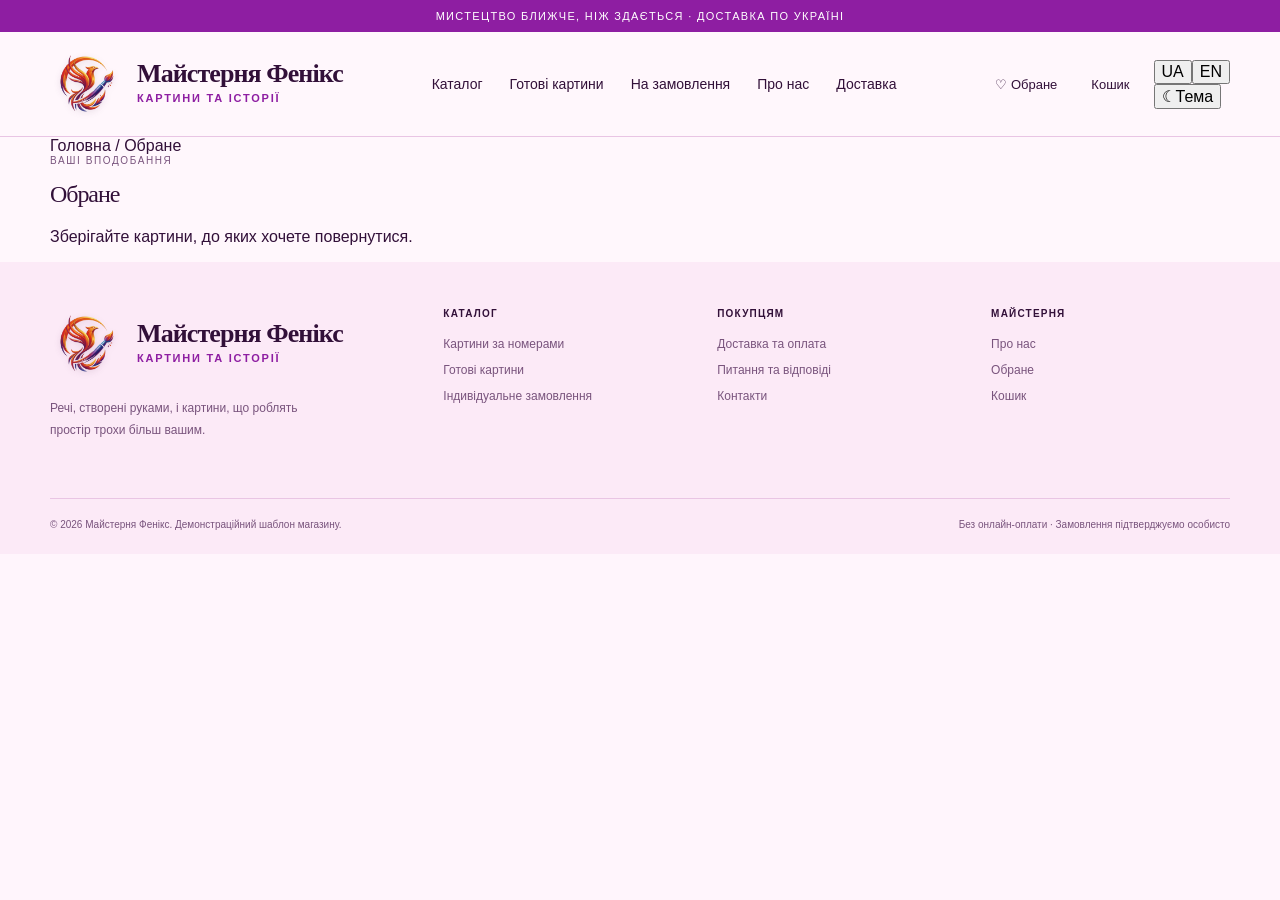
<file: favorites.html>
<!doctype html><html lang="uk"><head><meta charset="utf-8"><meta name="viewport" content="width=device-width, initial-scale=1"><link rel="icon" href="favicon.ico?v=20261022-brand3" sizes="any"><link rel="shortcut icon" href="favicon.ico?v=20261022-brand3"><meta name="description" content="Збережені картини, які вам сподобалися."><title>Обране — Майстерня Фенікс</title><link rel="stylesheet" href="assets/css/style.css?v=20261022-mobile1"></head><body data-order-email="YOUR_EMAIL@example.com"><div class="announcement">Мистецтво ближче, ніж здається · Доставка по Україні</div><header class="site-header"><div class="container header-main"><a class="brand" href="index.html"><img class="brand__logo" src="assets/images/logo.png?v=20261022-brand3" alt="Логотип Майстерня Фенікс" width="46" height="46"><span class="brand__text">Майстерня Фенікс<small>картини та історії</small></span></a><nav class="site-nav"><a href="catalog.html">Каталог</a><a href="ready-art.html">Готові картини</a><a href="custom.html">На замовлення</a><a href="about.html">Про нас</a><a href="delivery.html">Доставка</a></nav><div class="header-actions"><a class="header-link" href="favorites.html">♡ Обране</a><a class="header-link" href="cart.html">Кошик <span class="cart-count" hidden>0</span></a><div class="site-controls"><div class="language-switch" role="group" aria-label="Мова / Language"><button type="button" class="language-option" data-language="uk" aria-pressed="true">UA</button><button type="button" class="language-option" data-language="en" aria-pressed="false">EN</button></div><button class="theme-toggle" type="button" data-theme-toggle aria-label="Перемкнути тему" title="Перемкнути світлу або темну тему"><span class="theme-toggle__icon" aria-hidden="true">☾</span><span class="theme-toggle__label">Тема</span></button></div></div><button class="menu-toggle" aria-label="Відкрити меню" aria-expanded="false">☰</button></div></header><main><div class="container"><div class="breadcrumbs"><a href="index.html">Головна</a> / Обране</div><section class="page-hero"><p class="eyebrow">ВАШІ ВПОДОБАННЯ</p><h1>Обране</h1><p>Зберігайте картини, до яких хочете повернутися.</p></section><div class="product-grid" data-favorites-grid></div></div></main><footer class="site-footer"><div class="container"><div class="footer-grid"><div class="footer-brand"><a class="brand" href="index.html"><img class="brand__logo" src="assets/images/logo.png?v=20261022-brand3" alt="Логотип Майстерня Фенікс" width="46" height="46"><span class="brand__text">Майстерня Фенікс<small>картини та історії</small></span></a><p>Речі, створені руками, і картини, що роблять простір трохи більш вашим.</p></div><div class="footer-column"><h3>Каталог</h3><a href="catalog.html">Картини за номерами</a><a href="ready-art.html">Готові картини</a><a href="custom.html">Індивідуальне замовлення</a></div><div class="footer-column"><h3>Покупцям</h3><a href="delivery.html">Доставка та оплата</a><a href="faq.html">Питання та відповіді</a><a href="contacts.html">Контакти</a></div><div class="footer-column"><h3>Майстерня</h3><a href="about.html">Про нас</a><a href="favorites.html">Обране</a><a href="cart.html">Кошик</a></div></div><div class="footer-bottom"><span>© 2026 Майстерня Фенікс. Демонстраційний шаблон магазину.</span><span>Без онлайн-оплати · Замовлення підтверджуємо особисто</span></div></div></footer><script src="assets/js/products.js?v=20261022-brand3"></script><script src="assets/js/app.js?v=20261022-brand3"></script><script src="assets/js/preferences.js?v=20261022-brand3"></script></body></html>
</file>
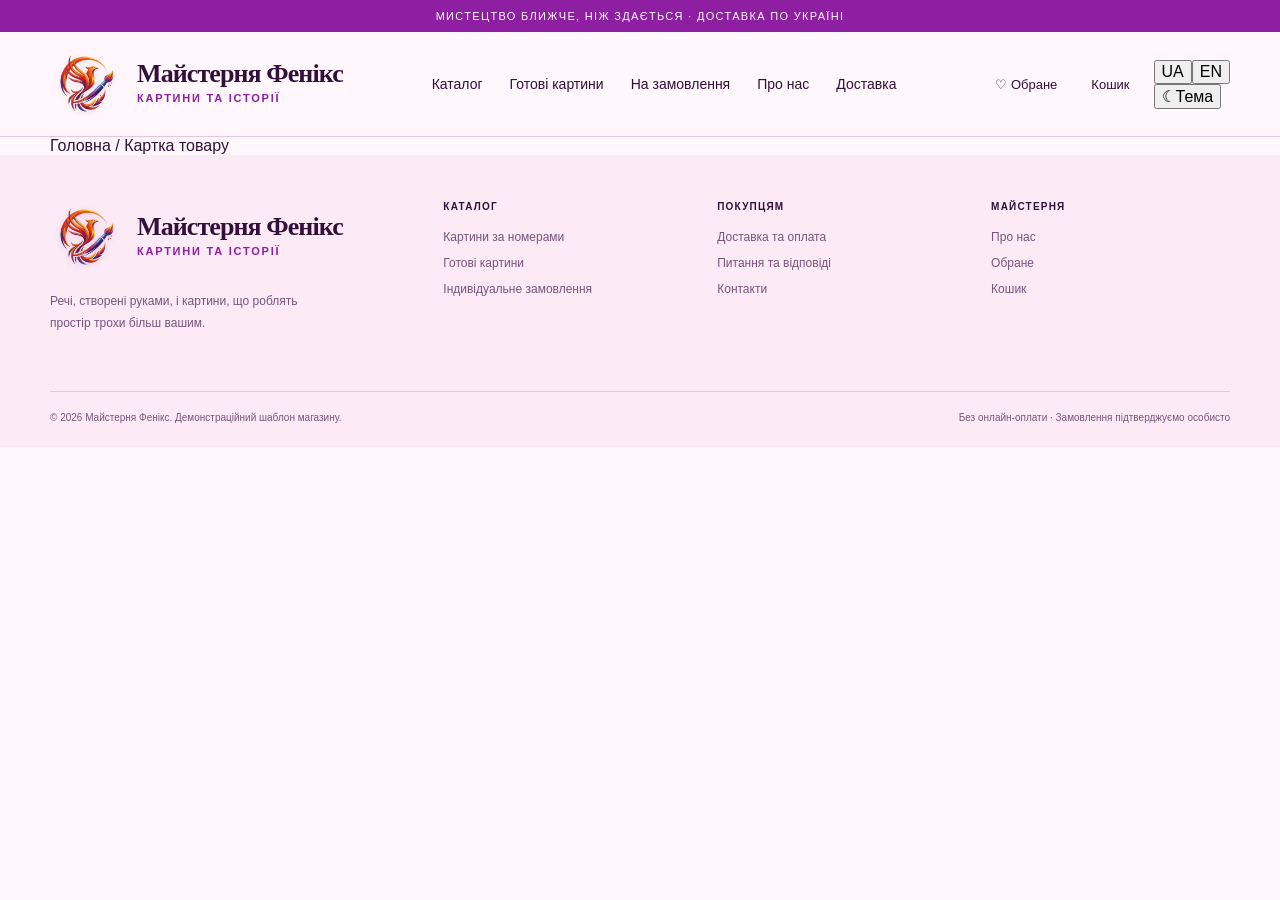
<file: product.html>
<!doctype html><html lang="uk"><head><meta charset="utf-8"><meta name="viewport" content="width=device-width, initial-scale=1"><link rel="icon" href="favicon.ico?v=20261022-brand3" sizes="any"><link rel="shortcut icon" href="favicon.ico?v=20261022-brand3"><meta name="description" content="Опис, ціна та замовлення картини."><title>Картка товару — Майстерня Фенікс</title><link rel="stylesheet" href="assets/css/style.css?v=20261022-mobile1"></head><body data-order-email="YOUR_EMAIL@example.com"><div class="announcement">Мистецтво ближче, ніж здається · Доставка по Україні</div><header class="site-header"><div class="container header-main"><a class="brand" href="index.html"><img class="brand__logo" src="assets/images/logo.png?v=20261022-brand3" alt="Логотип Майстерня Фенікс" width="46" height="46"><span class="brand__text">Майстерня Фенікс<small>картини та історії</small></span></a><nav class="site-nav"><a href="catalog.html">Каталог</a><a href="ready-art.html">Готові картини</a><a href="custom.html">На замовлення</a><a href="about.html">Про нас</a><a href="delivery.html">Доставка</a></nav><div class="header-actions"><a class="header-link" href="favorites.html">♡ Обране</a><a class="header-link" href="cart.html">Кошик <span class="cart-count" hidden>0</span></a><div class="site-controls"><div class="language-switch" role="group" aria-label="Мова / Language"><button type="button" class="language-option" data-language="uk" aria-pressed="true">UA</button><button type="button" class="language-option" data-language="en" aria-pressed="false">EN</button></div><button class="theme-toggle" type="button" data-theme-toggle aria-label="Перемкнути тему" title="Перемкнути світлу або темну тему"><span class="theme-toggle__icon" aria-hidden="true">☾</span><span class="theme-toggle__label">Тема</span></button></div></div><button class="menu-toggle" aria-label="Відкрити меню" aria-expanded="false">☰</button></div></header><main><div class="container"><div class="breadcrumbs"><a href="index.html">Головна</a> / Картка товару</div><div class="product-detail" data-product-detail></div></div></main><footer class="site-footer"><div class="container"><div class="footer-grid"><div class="footer-brand"><a class="brand" href="index.html"><img class="brand__logo" src="assets/images/logo.png?v=20261022-brand3" alt="Логотип Майстерня Фенікс" width="46" height="46"><span class="brand__text">Майстерня Фенікс<small>картини та історії</small></span></a><p>Речі, створені руками, і картини, що роблять простір трохи більш вашим.</p></div><div class="footer-column"><h3>Каталог</h3><a href="catalog.html">Картини за номерами</a><a href="ready-art.html">Готові картини</a><a href="custom.html">Індивідуальне замовлення</a></div><div class="footer-column"><h3>Покупцям</h3><a href="delivery.html">Доставка та оплата</a><a href="faq.html">Питання та відповіді</a><a href="contacts.html">Контакти</a></div><div class="footer-column"><h3>Майстерня</h3><a href="about.html">Про нас</a><a href="favorites.html">Обране</a><a href="cart.html">Кошик</a></div></div><div class="footer-bottom"><span>© 2026 Майстерня Фенікс. Демонстраційний шаблон магазину.</span><span>Без онлайн-оплати · Замовлення підтверджуємо особисто</span></div></div></footer><script src="assets/js/products.js?v=20261022-brand3"></script><script src="assets/js/app.js?v=20261022-brand3"></script><script src="assets/js/preferences.js?v=20261022-brand3"></script></body></html>
</file>
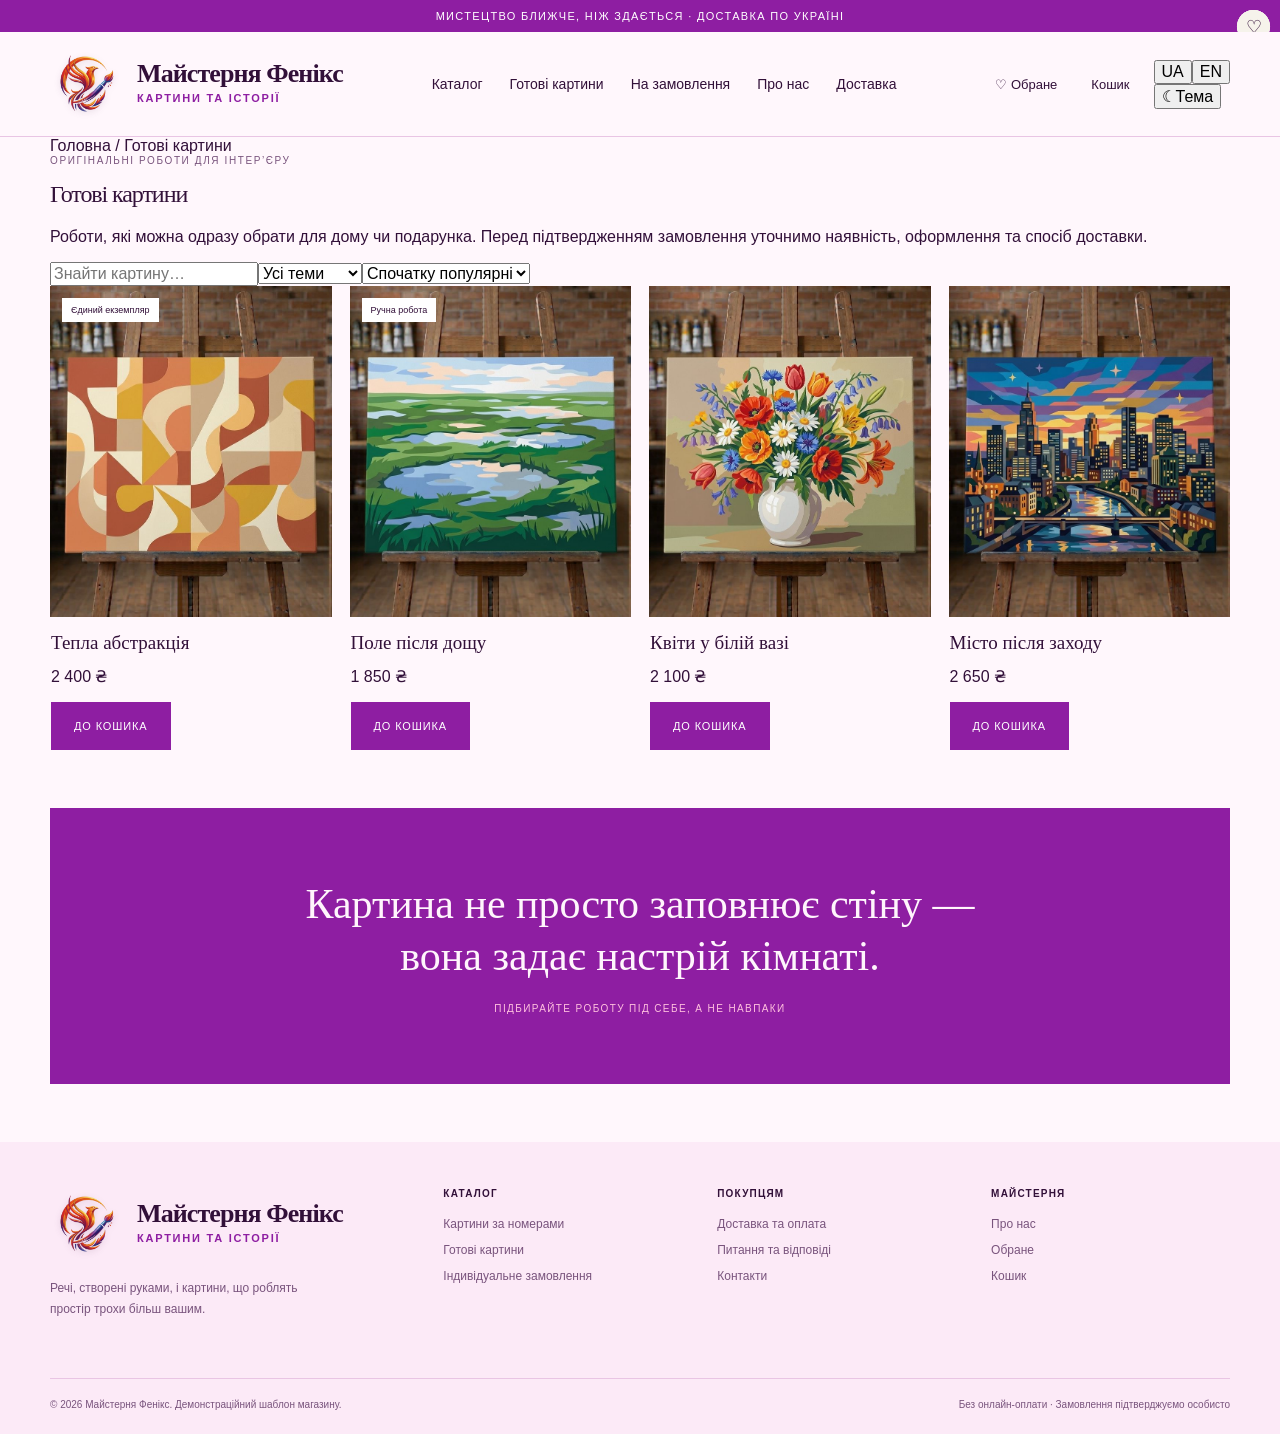
<file: ready-art.html>
<!doctype html><html lang="uk"><head><meta charset="utf-8"><meta name="viewport" content="width=device-width, initial-scale=1"><link rel="icon" href="favicon.ico?v=20261022-brand3" sizes="any"><link rel="shortcut icon" href="favicon.ico?v=20261022-brand3"><meta name="description" content="Готові картини для інтер’єру та подарунка."><title>Готові картини — Майстерня Фенікс</title><link rel="stylesheet" href="assets/css/style.css?v=20261022-mobile1"></head><body data-order-email="YOUR_EMAIL@example.com"><div class="announcement">Мистецтво ближче, ніж здається · Доставка по Україні</div><header class="site-header"><div class="container header-main"><a class="brand" href="index.html"><img class="brand__logo" src="assets/images/logo.png?v=20261022-brand3" alt="Логотип Майстерня Фенікс" width="46" height="46"><span class="brand__text">Майстерня Фенікс<small>картини та історії</small></span></a><nav class="site-nav"><a href="catalog.html">Каталог</a><a href="ready-art.html">Готові картини</a><a href="custom.html">На замовлення</a><a href="about.html">Про нас</a><a href="delivery.html">Доставка</a></nav><div class="header-actions"><a class="header-link" href="favorites.html">♡ Обране</a><a class="header-link" href="cart.html">Кошик <span class="cart-count" hidden>0</span></a><div class="site-controls"><div class="language-switch" role="group" aria-label="Мова / Language"><button type="button" class="language-option" data-language="uk" aria-pressed="true">UA</button><button type="button" class="language-option" data-language="en" aria-pressed="false">EN</button></div><button class="theme-toggle" type="button" data-theme-toggle aria-label="Перемкнути тему" title="Перемкнути світлу або темну тему"><span class="theme-toggle__icon" aria-hidden="true">☾</span><span class="theme-toggle__label">Тема</span></button></div></div><button class="menu-toggle" aria-label="Відкрити меню" aria-expanded="false">☰</button></div></header><main><div class="container"><div class="breadcrumbs"><a href="index.html">Головна</a> / Готові картини</div><section class="page-hero"><p class="eyebrow">ОРИГІНАЛЬНІ РОБОТИ ДЛЯ ІНТЕР’ЄРУ</p><h1>Готові картини</h1><p>Роботи, які можна одразу обрати для дому чи подарунка. Перед підтвердженням замовлення уточнимо наявність, оформлення та спосіб доставки.</p></section><div class="catalog-toolbar"><div class="catalog-toolbar__filters"><input type="search" data-search placeholder="Знайти картину…" aria-label="Пошук готових картин"><select data-genre aria-label="Фільтр за тематикою"><option value="all">Усі теми</option><option>Квіти</option><option>Пейзажі</option><option>Міста</option><option>Абстракція</option></select><select data-sort aria-label="Сортування"><option value="popular">Спочатку популярні</option><option value="price-up">Від дешевших</option><option value="price-down">Від дорожчих</option><option value="name">За назвою</option></select></div><span class="catalog-toolbar__count" data-results-count></span></div><div class="product-grid" data-product-grid data-category="ready"></div><section class="section section--tight"><div class="quote-section"><blockquote>Картина не просто заповнює стіну — вона задає настрій кімнаті.</blockquote><p>Підбирайте роботу під себе, а не навпаки</p></div></section></div></main><footer class="site-footer"><div class="container"><div class="footer-grid"><div class="footer-brand"><a class="brand" href="index.html"><img class="brand__logo" src="assets/images/logo.png?v=20261022-brand3" alt="Логотип Майстерня Фенікс" width="46" height="46"><span class="brand__text">Майстерня Фенікс<small>картини та історії</small></span></a><p>Речі, створені руками, і картини, що роблять простір трохи більш вашим.</p></div><div class="footer-column"><h3>Каталог</h3><a href="catalog.html">Картини за номерами</a><a href="ready-art.html">Готові картини</a><a href="custom.html">Індивідуальне замовлення</a></div><div class="footer-column"><h3>Покупцям</h3><a href="delivery.html">Доставка та оплата</a><a href="faq.html">Питання та відповіді</a><a href="contacts.html">Контакти</a></div><div class="footer-column"><h3>Майстерня</h3><a href="about.html">Про нас</a><a href="favorites.html">Обране</a><a href="cart.html">Кошик</a></div></div><div class="footer-bottom"><span>© 2026 Майстерня Фенікс. Демонстраційний шаблон магазину.</span><span>Без онлайн-оплати · Замовлення підтверджуємо особисто</span></div></div></footer><script src="assets/js/products.js?v=20261022-brand3"></script><script src="assets/js/app.js?v=20261022-brand3"></script><script src="assets/js/preferences.js?v=20261022-brand3"></script></body></html>
</file>
<file: assets/css/style.css>
/* =========================================
   MAISTERNIA FENIKS - OPTIMIZED STYLES
   ========================================= */

:root {
  color-scheme: light;
  font-family: Inter, 'Segoe UI', sans-serif;
  color: #35113B;
  background: #FFF5FC;
  font-synthesis: none;
  text-rendering: optimizeLegibility;
  --page: #FFF7FC;
  --surface: #FFFFFF;
  --surface-soft: #FCEAF7;
  --surface-strong: #F8D9EF;
  --text: #321039;
  --muted: #79547D;
  --line: #E9C5E4;
  --primary: #8E1EA2;
  --secondary: #C654C3;
  --accent: #ED96D7;
  --pale: #FFC0DE;
  --header-bg: rgba(255,247,252,.96);
}

* { box-sizing: border-box; }
html { scroll-behavior: smooth; background: var(--page); color-scheme: light; }
body, main { margin: 0; min-width: 320px; background: var(--page); color: var(--text); }
a { color: inherit; text-decoration: none; }
button, input, select, textarea { font: inherit; }
button { cursor: pointer; }
img { display: block; max-width: 100%; height: auto; }

.container { width: min(1180px, calc(100% - 48px)); margin-inline: auto; }

/* --- 1. ШАПКА (БЕЗ ФІКСАЦІЇ) --- */
.announcement { background: var(--primary); color: #FFFFFF; text-align: center; padding: 10px 16px; font-size: 11px; letter-spacing: .12em; text-transform: uppercase; }
.site-header {
  position: relative; /* ВИПРАВЛЕНО: було sticky */
  z-index: 20;
  background: var(--header-bg);
  backdrop-filter: blur(12px);
  border-bottom: 1px solid var(--line);
}
.header-main { min-height: 104px; display: flex; align-items: center; justify-content: space-between; gap: 22px; }

/* --- 2. ВИРАЗНІШИЙ ЛОГОТИП --- */
.brand { display: flex; align-items: center; gap: 15px; min-width: 270px; text-decoration: none; flex-shrink: 0; }
.brand__logo {
  display: block; flex: 0 0 auto; width: 72px; height: 72px; /* ЗБІЛЬШЕНО */
  object-fit: contain; border: 0; overflow: hidden; background: transparent;
  transition: transform 0.3s ease, filter 0.3s ease;
  filter: drop-shadow(0 2px 3px rgba(65, 22, 66, .12));
}
.brand:hover .brand__logo { transform: scale(1.08); filter: drop-shadow(0 4px 8px rgba(142, 30, 162, 0.3)); }
.brand__text {
  display: grid; gap: 4px; font-family: Georgia, 'Times New Roman', serif;
  font-size: 26px; font-weight: 700; line-height: 1; letter-spacing: -.035em;
  transition: color 0.3s ease; white-space: nowrap;
}
.brand:hover .brand__text { color: var(--primary); }
.brand__text small {
  font-family: sans-serif; font-size: 11px; font-weight: 600;
  letter-spacing: .16em; text-transform: uppercase; color: var(--primary); line-height: 1.4;
}

/* --- 3. МЕНЮ (ЗБІЛЬШЕНЕ, БЕЗ ПЕРЕНОСУ РЯДКІВ) --- */
.site-nav {
  display: flex; align-items: center;
  gap: clamp(12px, 1.8vw, 24px) !important; /* Компактніші відступи */
  font-size: 14px !important; /* ЗБІЛЬШЕНО з 12px */
  font-weight: 500;
  flex-wrap: nowrap; /* ВИПРАВЛЕНО: заборона перенесення */
  white-space: nowrap;
}
.site-nav a { padding: 10px 2px; position: relative; transition: color 0.2s ease; }
.site-nav a:hover { color: var(--primary); }
.site-nav a::after {
  content: ''; position: absolute; bottom: 6px; left: 2px; right: 2px; height: 2px;
  background: var(--primary); transform: scaleX(0); transition: transform 0.3s ease; transform-origin: right;
}
.site-nav a:hover::after { transform: scaleX(1); transform-origin: left; }

.header-actions { display: flex; align-items: center; gap: 14px; }
.header-link {
  font-size: 13px !important; font-weight: 500; padding: 8px 10px;
  border-radius: 8px; transition: background 0.2s ease; white-space: nowrap;
}
.header-link:hover { background: rgba(142, 30, 162, 0.08); }
.cart-count { position: absolute; top: -9px; right: -12px; min-width: 17px; height: 17px; border-radius: 50%; background: var(--primary); color: white; display: grid; place-items: center; font-size: 10px; }
.cart-count[hidden] { display: none; }
.menu-toggle { display: none; border: 0; background: none; font-size: 23px; }

/* --- 4. ГОЛОВНИЙ БАНЕР (ГОРИЗОНТАЛЬНІ ЗОБРАЖЕННЯ НЕ ОБРІЗАЮТЬСЯ) --- */
.hero { padding: 58px 0 74px; overflow: hidden; }
.hero__grid { display: grid; grid-template-columns: 1.02fr .98fr; align-items: center; gap: clamp(35px, 7vw, 90px); }
.eyebrow { font-size: 10px; letter-spacing: .16em; text-transform: uppercase; color: var(--muted); margin: 0 0 15px; }
h1, h2, h3, p { margin-top: 0; }
h1, h2 { font-family: Georgia, 'Times New Roman', serif; font-weight: 400; letter-spacing: -.045em; }
.hero h1 { font-size: clamp(44px, 5.5vw, 72px); line-height: 1.02; max-width: 600px; margin-bottom: 23px; }
.hero h1 em { color: var(--primary); font-weight: 400; }
.hero__copy { max-width: 420px; color: var(--muted); font-size: 14px; line-height: 1.9; margin-bottom: 30px; }
.hero__links { display: flex; align-items: center; flex-wrap: wrap; gap: 12px; }
.hero__art { position: relative; min-height: 480px; display: grid; place-items: center; }
.hero__art:before { content: ''; position: absolute; width: 78%; aspect-ratio: 1; border-radius: 50%; background: var(--surface-soft); }
.hero__painting { position: relative; width: min(85%, 450px); transform: rotate(3deg); box-shadow: 0 26px 45px #35113B22; }

/* ✅ ВИПРАВЛЕННЯ ОБРІЗАННЯ: */
.hero__painting img {
  width: 100%; height: auto;
  aspect-ratio: 16 / 10; /* Горизонтальна пропорція */
  object-fit: contain; /* Показує картину повністю */
  border-radius: 8px; background: rgba(142, 30, 162, 0.04);
}

.hero__note { position: absolute; bottom: 38px; left: 0; background: var(--surface); padding: 16px 20px; box-shadow: 0 8px 25px #35113B0d; }
.hero__note strong { display: block; font-family: Georgia, 'Times New Roman', serif; font-size: 19px; font-weight: 400; }
.hero__note span { font-size: 10px; color: var(--muted); }
.hero__stamp { position: absolute; top: 36px; right: 0; width: 90px; height: 90px; border: 1px solid var(--secondary); border-radius: 50%; display: grid; place-items: center; text-align: center; color: var(--primary); font-size: 9px; letter-spacing: .1em; line-height: 1.6; transform: rotate(10deg); }

/* --- 5. ОПТИМІЗАЦІЯ ЗОБРАЖЕНЬ У СІТЦІ --- */
.product-grid { display: grid; grid-template-columns: repeat(4, minmax(0, 1fr)); gap: 24px 18px; }
.product-card { min-width: 0; }
.product-card__image { display: block; position: relative; background: var(--pale); overflow: hidden; aspect-ratio: 4/4.7; }
.product-card__image img { width: 100%; height: 100%; object-fit: cover; aspect-ratio: 3/4; transition: transform 0.5s ease; }
.product-card__image:hover img { transform: scale(1.05); }
.product-card__tag { position: absolute; top: 12px; left: 12px; background: var(--surface); padding: 7px 9px; font-size: 9px; color: var(--text); }
.favorite-button { position: absolute; right: 10px; top: 10px; border: 0; background: rgba(247,243,236,.9); width: 33px; height: 33px; border-radius: 50%; font-size: 18px; color: var(--text); }
.favorite-button.is-active { color: var(--primary); }
.product-card__body { padding: 15px 1px 0; }
.product-card h3 { font-family: Georgia, 'Times New Roman', serif; font-size: 19px; font-weight: 400; margin-bottom: 13px; }

/* --- 6. ПОМІТНІШИЙ БЛОК ІНДИВІДУАЛЬНОГО ЗАМОВЛЕННЯ --- */
.split-promo { display: grid; grid-template-columns: 1fr 1fr; background: var(--surface-soft); min-height: 360px; }
.split-promo__visual { display: grid; place-items: center; overflow: hidden; padding: 30px; background: var(--surface-strong); }
.split-promo__visual img { width: min(64%, 280px); aspect-ratio: 4/3; object-fit: cover; border-radius: 12px; box-shadow: 0 20px 40px #35113B1e; transform: rotate(-3deg); transition: transform 0.4s ease; }
.split-promo__content { padding: clamp(30px, 6vw, 75px); align-self: center; }
.split-promo__content h2 { font-size: clamp(34px, 4vw, 48px); line-height: 1.08; margin-bottom: 18px; }
.split-promo__content p { max-width: 390px; color: var(--muted); font-size: 13px; line-height: 1.9; margin-bottom: 24px; }

/* ✅ Стилі для виділеного блоку замовлення */
.split-promo--custom {
  background: linear-gradient(135deg, #FFF5FC 0%, #F8DDF1 100%);
  border: 2px solid var(--primary);
  border-radius: 20px;
  padding: 48px;
  box-shadow: 0 16px 40px rgba(142, 30, 162, 0.15);
  position: relative;
  overflow: hidden;
}
.split-promo--custom::before {
  content: ''; position: absolute; top: -50px; right: -50px; width: 200px; height: 200px;
  background: rgba(142, 30, 162, 0.05); border-radius: 50%;
}
.split-promo--custom .button--dark {
  padding: 16px 32px; font-size: 16px; font-weight: 600;
  box-shadow: 0 8px 20px rgba(142, 30, 162, 0.3); transition: transform 0.2s ease, box-shadow 0.2s ease;
}
.split-promo--custom .button--dark:hover { transform: translateY(-2px); box-shadow: 0 12px 28px rgba(142, 30, 162, 0.4); }
.split-promo--custom h2 { color: var(--primary); }

/* --- ІНШІ БЛОКИ (Категорії, Кнопки, Футер тощо) --- */
.button { display: inline-flex; align-items: center; justify-content: center; gap: 12px; min-height: 48px; padding: 0 22px; border: 1px solid transparent; font-size: 11px; letter-spacing: .08em; text-transform: uppercase; transition: background .2s, color .2s, transform .2s; }
.button:hover { transform: translateY(-2px); }
.button--dark { background: var(--primary); color: #fff; }
.button--dark:hover { background: var(--secondary); }
.button--outline { border-color: var(--line); color: var(--text); background: transparent; }
.button--outline:hover { border-color: var(--primary); color: var(--primary); }

.benefits { background: var(--pale); border-block: 1px solid var(--accent); }
.benefits__grid { display: grid; grid-template-columns: repeat(3, 1fr); }
.benefit { padding: 24px 30px; display: flex; align-items: center; gap: 15px; border-right: 1px solid var(--accent); }
.benefit:first-child { padding-left: 0; }
.benefit:last-child { border-right: 0; }
.benefit__icon { color: var(--primary); font-size: 23px; }
.benefit strong { display: block; font-size: 12px; font-weight: 500; margin-bottom: 4px; }
.benefit p { color: var(--muted); font-size: 11px; margin: 0; }

.section { padding: 86px 0; }
.section--tight { padding: 58px 0; }
.section-heading { display: flex; align-items: end; justify-content: space-between; gap: 20px; margin-bottom: 30px; }
.section-heading h2 { font-size: clamp(32px, 4vw, 46px); margin: 0; }
.section-heading p { color: var(--muted); font-size: 12px; line-height: 1.8; max-width: 350px; margin: 0; }
.text-link { border-bottom: 1px solid var(--primary); padding-bottom: 5px; font-size: 11px; white-space: nowrap; }

.category-grid { display: grid; grid-template-columns: repeat(4,1fr); gap: 16px; }
.category-tile { position: relative; min-height: 230px; overflow: hidden; background: var(--pale); }
.category-tile img { width: 100%; height: 100%; object-fit: cover; aspect-ratio: 16/9; border-radius: 8px; transition: transform 0.4s ease; }
.category-tile:hover img { transform: scale(1.05); }
.category-tile span { position: absolute; bottom: 12px; left: 12px; right: 12px; background: var(--surface); padding: 13px; font-family: Georgia, 'Times New Roman', serif; font-size: 19px; color: var(--text); }

.quote-section { background: var(--primary); color: #FFF5FC; padding: 70px 24px; text-align: center; }
.quote-section blockquote { max-width: 760px; margin: 0 auto 20px; font-family: Georgia, 'Times New Roman', serif; font-size: clamp(28px, 4vw, 42px); line-height: 1.25; }
.quote-section p { color: var(--pale); font-size: 10px; letter-spacing: .14em; text-transform: uppercase; margin: 0; }

.newsletter { display: flex; justify-content: space-between; align-items: center; gap: 40px; padding: 44px 0; border-bottom: 1px solid var(--line); background: var(--surface-soft); }
.newsletter h2 { font-size: 32px; margin: 0 0 7px; }
.newsletter p { color: var(--muted); font-size: 12px; margin: 0; }
.newsletter form { display: flex; width: min(440px, 100%); border-bottom: 1px solid var(--text); }
.newsletter input { border: 0; outline: 0; background: transparent; padding: 14px 0; flex: 1; min-width: 0; font-size: 12px; color: var(--text); }
.newsletter button { border: 0; background: transparent; font-size: 11px; text-transform: uppercase; letter-spacing: .08em; color: var(--text); }

.site-footer { padding: 46px 0 24px; background: var(--surface-soft); }
.footer-grid { display: grid; grid-template-columns: 1.5fr 1fr 1fr 1fr; gap: 35px; padding-bottom: 45px; }
.footer-brand p { max-width: 260px; color: var(--muted); font-size: 12px; line-height: 1.8; margin-top: 18px; }
.footer-column h3 { font-size: 10px; text-transform: uppercase; letter-spacing: .12em; margin-bottom: 18px; }
.footer-column a { display: block; color: var(--muted); font-size: 12px; margin: 12px 0; }
.footer-column a:hover { color: var(--primary); }
.footer-bottom { border-top: 1px solid var(--line); padding-top: 20px; display: flex; justify-content: space-between; gap: 15px; color: var(--muted); font-size: 10px; }

/* --- АДАПТИВНІСТЬ (Mobile) --- */
@media (max-width: 980px) {
  .brand { min-width: 0; }
  .site-nav { gap: 14px; }
  .header-actions { gap: 10px; }
  .product-grid { grid-template-columns: repeat(3,1fr); }
  .hero__grid { gap: 25px; }
  .hero__art { min-height: 400px; }
  .footer-grid { grid-template-columns: 1.4fr 1fr 1fr; }
  .footer-column:last-child { grid-column: 2; }
}

@media (max-width: 760px) {
  .container { width: min(100% - 32px, 600px); }
  .announcement { font-size: 9px; }
  .header-main { min-height: 82px; gap: 12px; flex-wrap: wrap; padding-block: 10px; }
  
  .brand { order: 1; flex: 1 0 100%; width: 100%; min-width: 0; gap: 10px; }
  .brand__logo { width: 48px; height: 48px; }
  .brand__text { font-size: clamp(18px, 5vw, 22px); line-height: 1.05; }
  
  .header-actions { order: 2; flex: 1 1 auto; min-width: 0; margin-left: 0; gap: 10px; justify-content: flex-start; }
  .header-link { font-size: 11px !important; padding: 6px 8px; }
  
  .menu-toggle { order: 3; display: inline-grid; place-items: center; flex: 0 0 38px; width: 38px; height: 34px; border: 1px solid var(--line); border-radius: 11px; background: var(--surface); color: var(--text); }
  
  .site-nav { 
    display: none; position: absolute; left: 0; right: 0; top: 100%; 
    padding: 12px 24px 20px; background: var(--page); border-bottom: 1px solid var(--line); 
    flex-direction: column; align-items: stretch; gap: 0; 
  }
  .site-nav.is-open { display: flex; }
  .site-nav a { border-bottom: 1px solid var(--line); padding: 13px 0; }
  
  .hero { padding: 42px 0 50px; }
  .hero__grid { grid-template-columns: 1fr; }
  .hero h1 { font-size: clamp(42px, 12vw, 62px); }
  .hero__art { min-height: 370px; }
  .hero__painting { width: 60%; }
  .hero__stamp { right: 6%; top: 20px; }
  .hero__note { left: 5%; bottom: 20px; }
  
  .benefits__grid { grid-template-columns: 1fr; }
  .benefit, .benefit:first-child { padding: 17px 0; border-right: 0; border-bottom: 1px solid var(--accent); }
  .benefit:last-child { border-bottom: 0; }
  
  .section { padding: 58px 0; }
  .section-heading { align-items: start; flex-direction: column; }
  .product-grid { grid-template-columns: repeat(2,minmax(0,1fr)); gap: 24px 12px; }
  .product-card h3 { font-size: 17px; }
  
  .split-promo { grid-template-columns: 1fr; }
  .split-promo__visual { min-height: 270px; }
  .split-promo__visual img { width: 48%; }
  .split-promo--custom { padding: 32px 20px; }
  
  .category-grid { grid-template-columns: repeat(2,1fr); gap: 10px; }
  .category-tile, .category-tile img { min-height: 190px; }
  
  .newsletter { align-items: start; flex-direction: column; gap: 22px; }
  .newsletter form { width: 100%; }
  
  .footer-grid { grid-template-columns: repeat(2,1fr); gap: 28px 20px; }
  .footer-brand { grid-column: 1/-1; }
  .footer-column:last-child { grid-column: auto; }
  .footer-bottom { flex-direction: column; }
}

@media (max-width: 380px) {
  .header-actions { gap: 7px; }
  .header-link { font-size: 10px !important; }
  .product-grid { gap: 20px 9px; }
  .product-card h3 { font-size: 15px; }
}

/* --- DARK MODE SUPPORT --- */
html[data-theme="dark"] {
  color-scheme: dark;
  --page: #1D1422;
  --surface: #2A1B30;
  --surface-soft: #38213E;
  --surface-strong: #4A2A50;
  --text: #FFF0FB;
  --muted: #D7B9D6;
  --line: #65466B;
  --primary: #C654C3;
  --secondary: #ED96D7;
  --accent: #ED96D7;
  --pale: #512A55;
  --header-bg: rgba(29,20,34,.97);
}
html[data-theme="dark"] .announcement { background: #512A55; }
html[data-theme="dark"] .hero__art:before, html[data-theme="dark"] .split-promo__visual { background: #38213E; }
html[data-theme="dark"] .site-nav { background: var(--page); }
html[data-theme="dark"] .site-nav a, html[data-theme="dark"] .header-link, html[data-theme="dark"] .brand__text { color: var(--text); }
html[data-theme="dark"] .split-promo--custom { background: linear-gradient(135deg, #2A1B30 0%, #38213E 100%); border-color: var(--primary); }
html[data-theme="dark"] .split-promo--custom::before { background: rgba(198, 84, 195, 0.1); }
</file>
